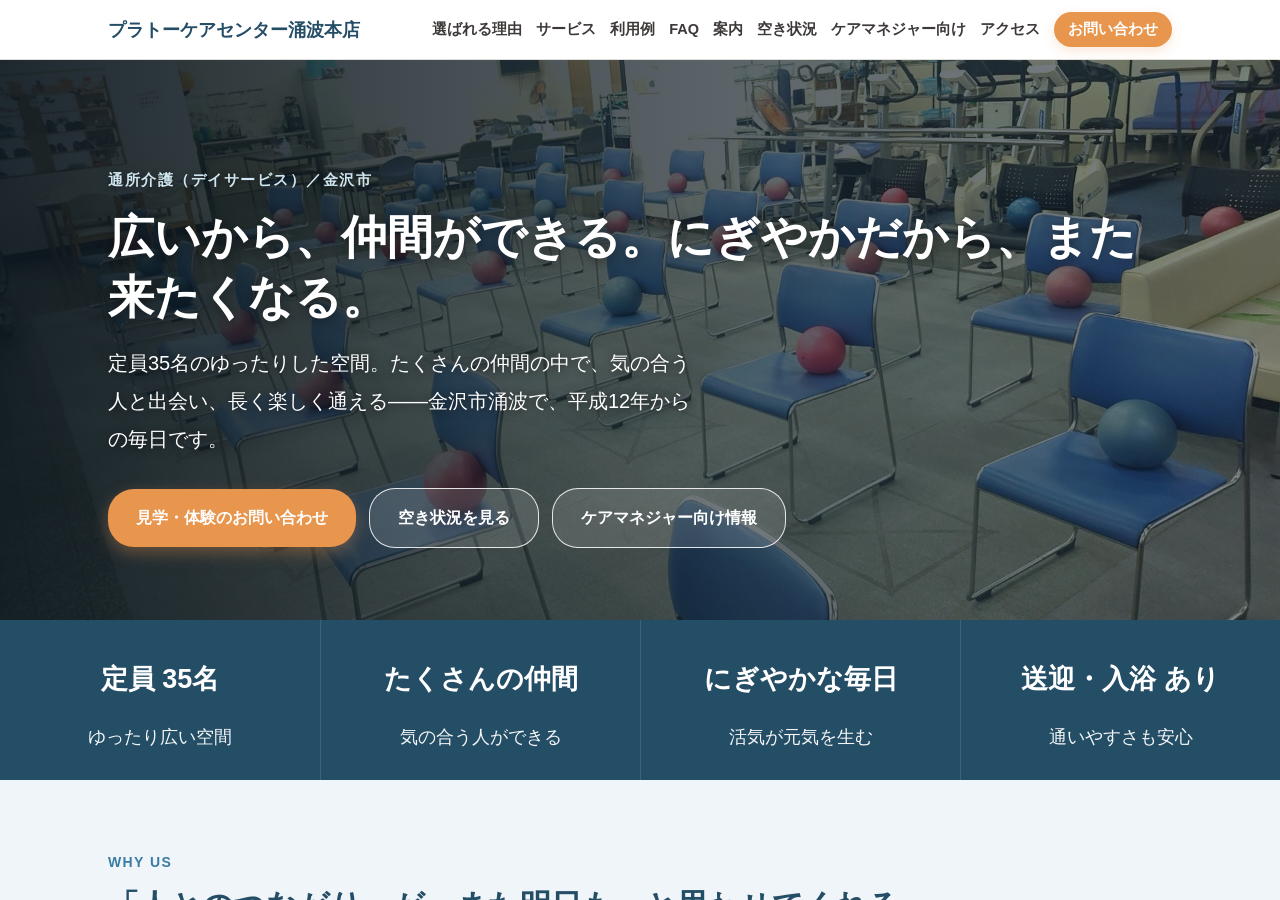
<file: index.html>
<!DOCTYPE html><html lang="ja"><meta charset="utf-8">
<meta http-equiv="refresh" content="0; url=見本_事業所HP.html">
<body style="font-family:sans-serif;text-align:center;padding:40px">
<p>ページに移動します…</p>
<p><a href="見本_事業所HP.html">開かない場合はこちら</a></p>
</body></html>
</file>
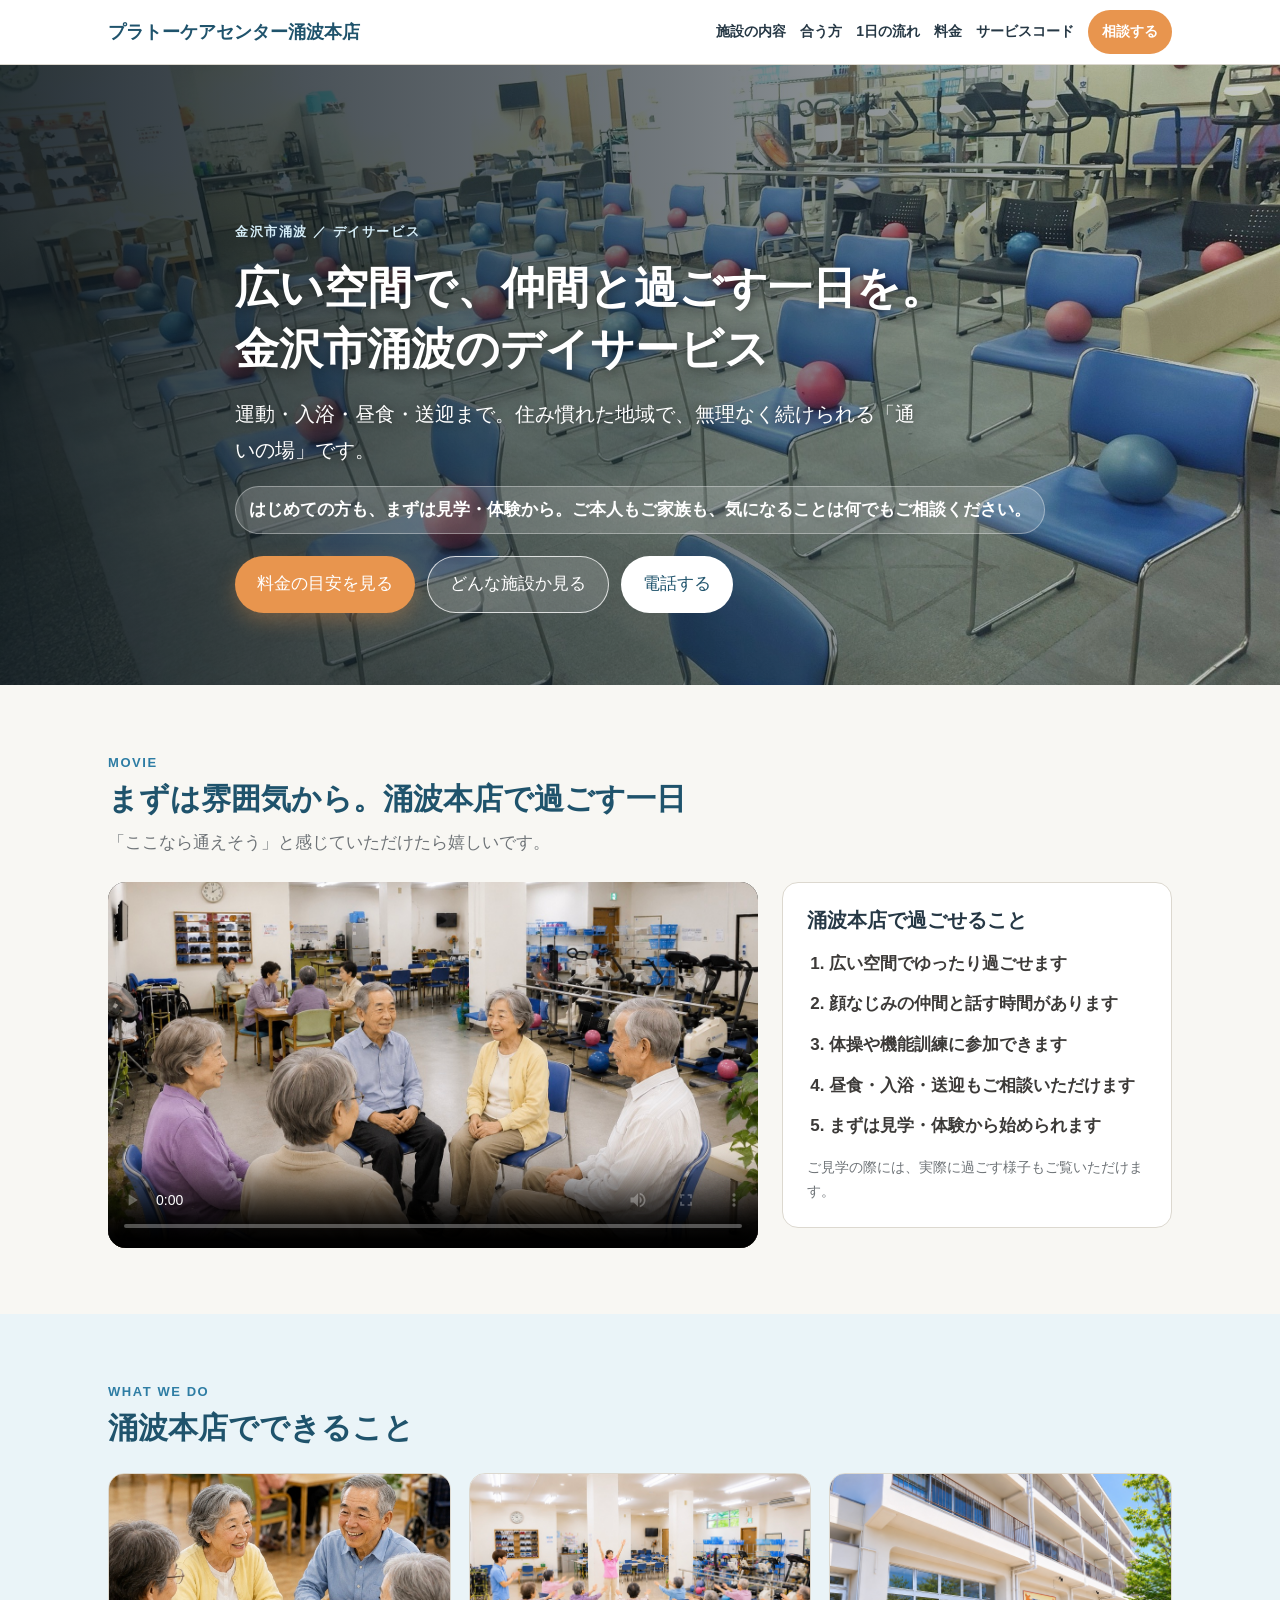
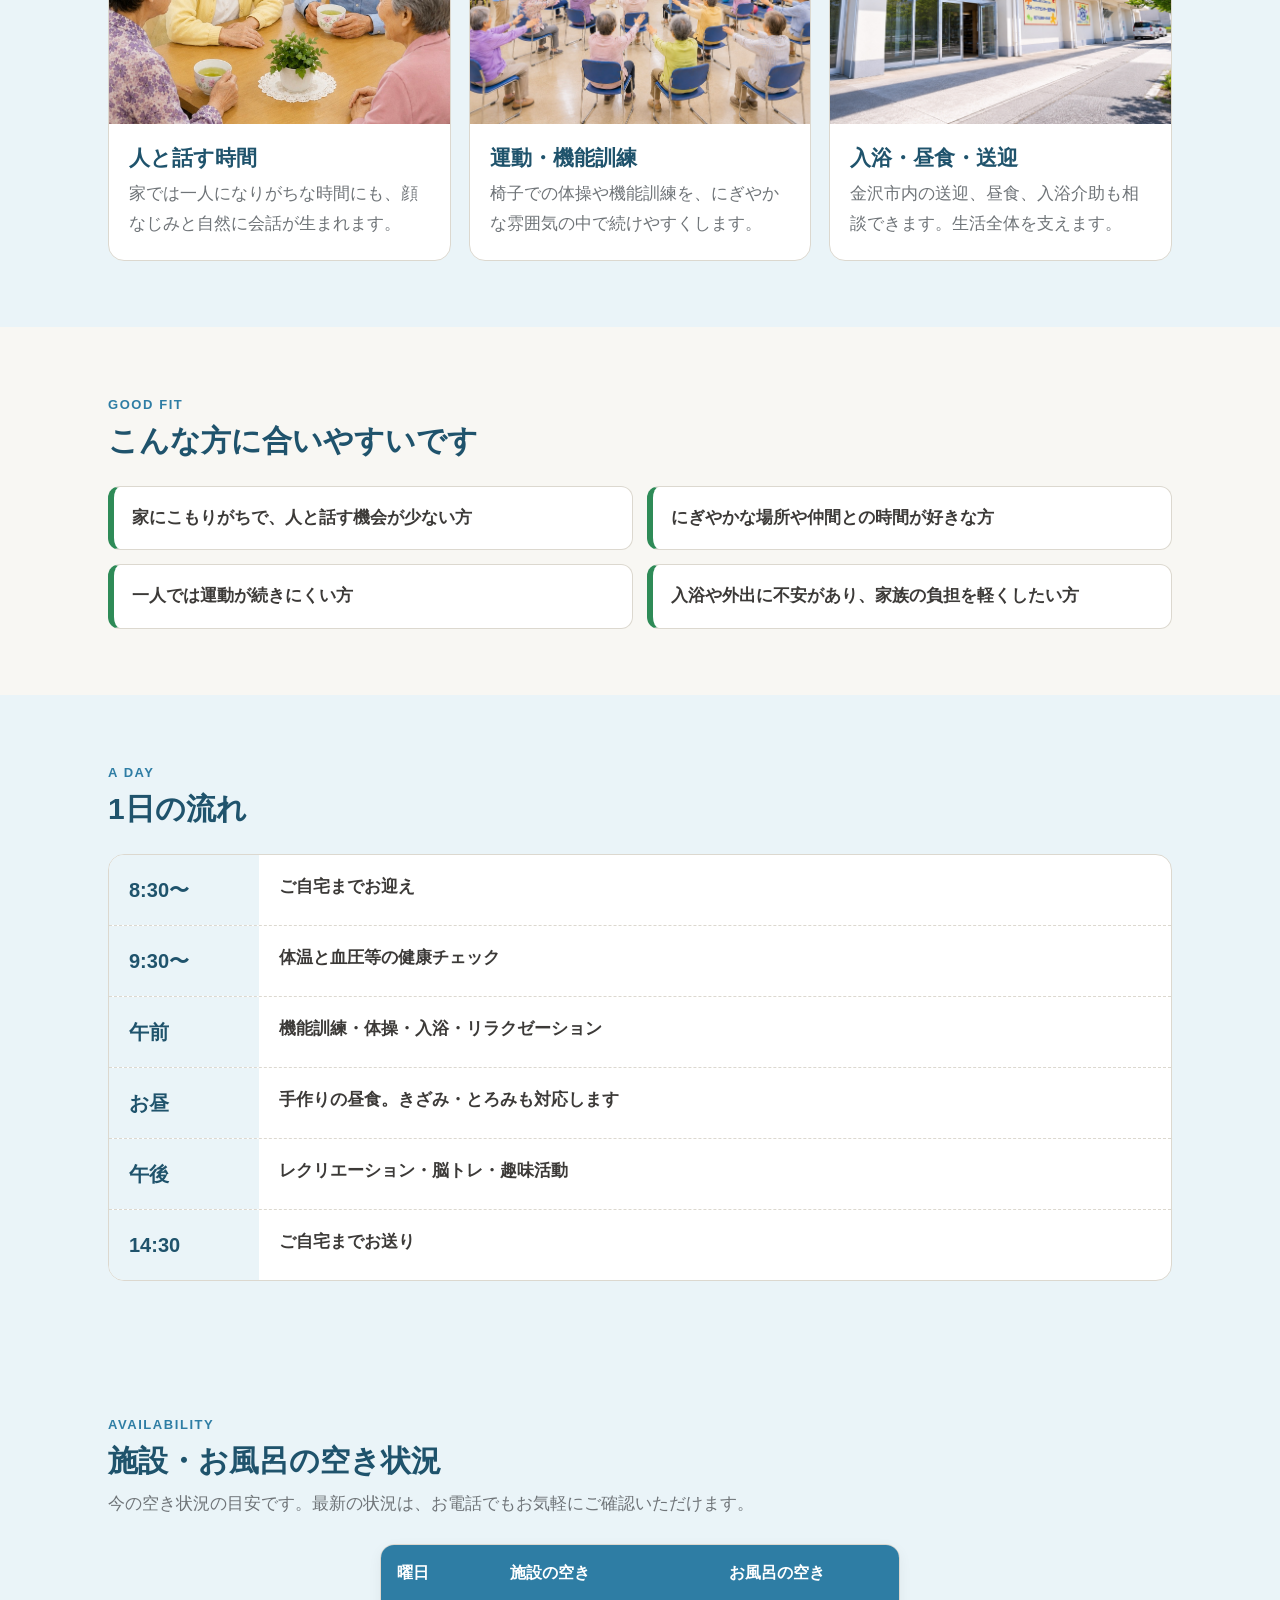
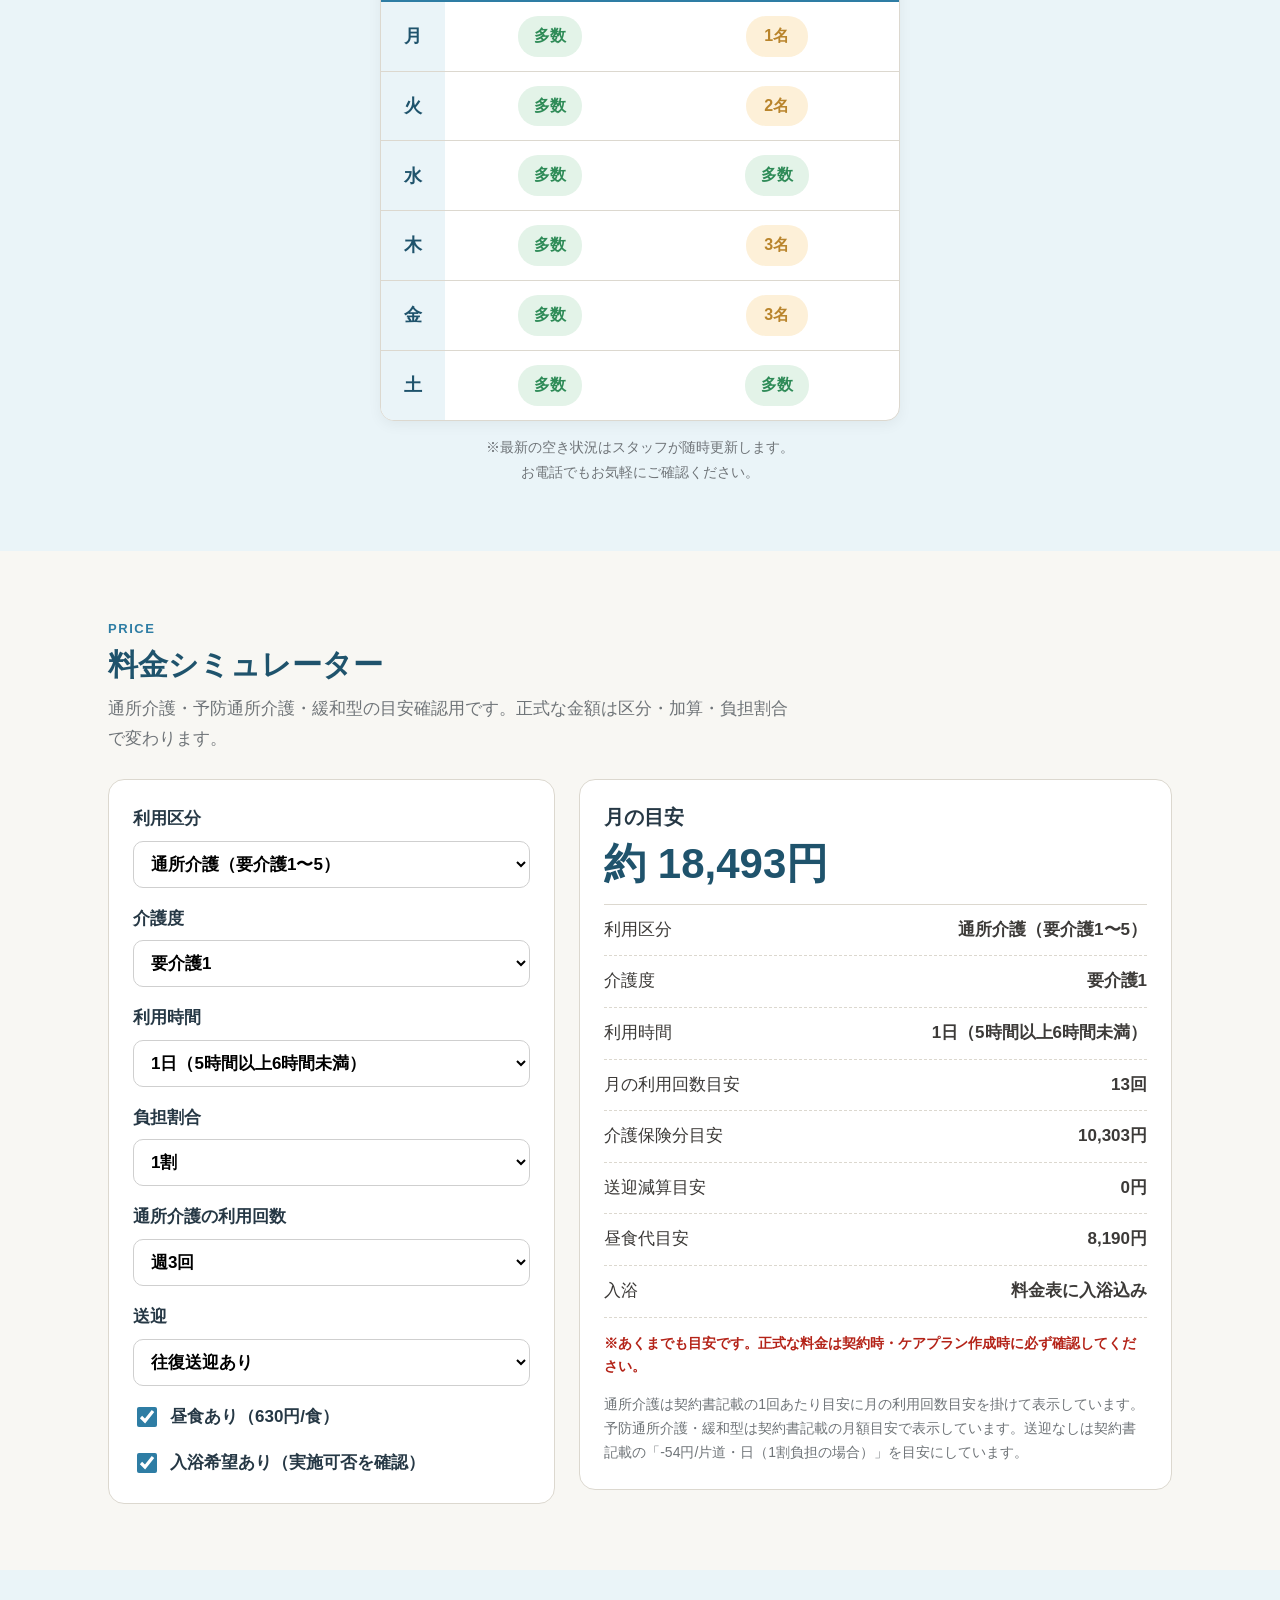
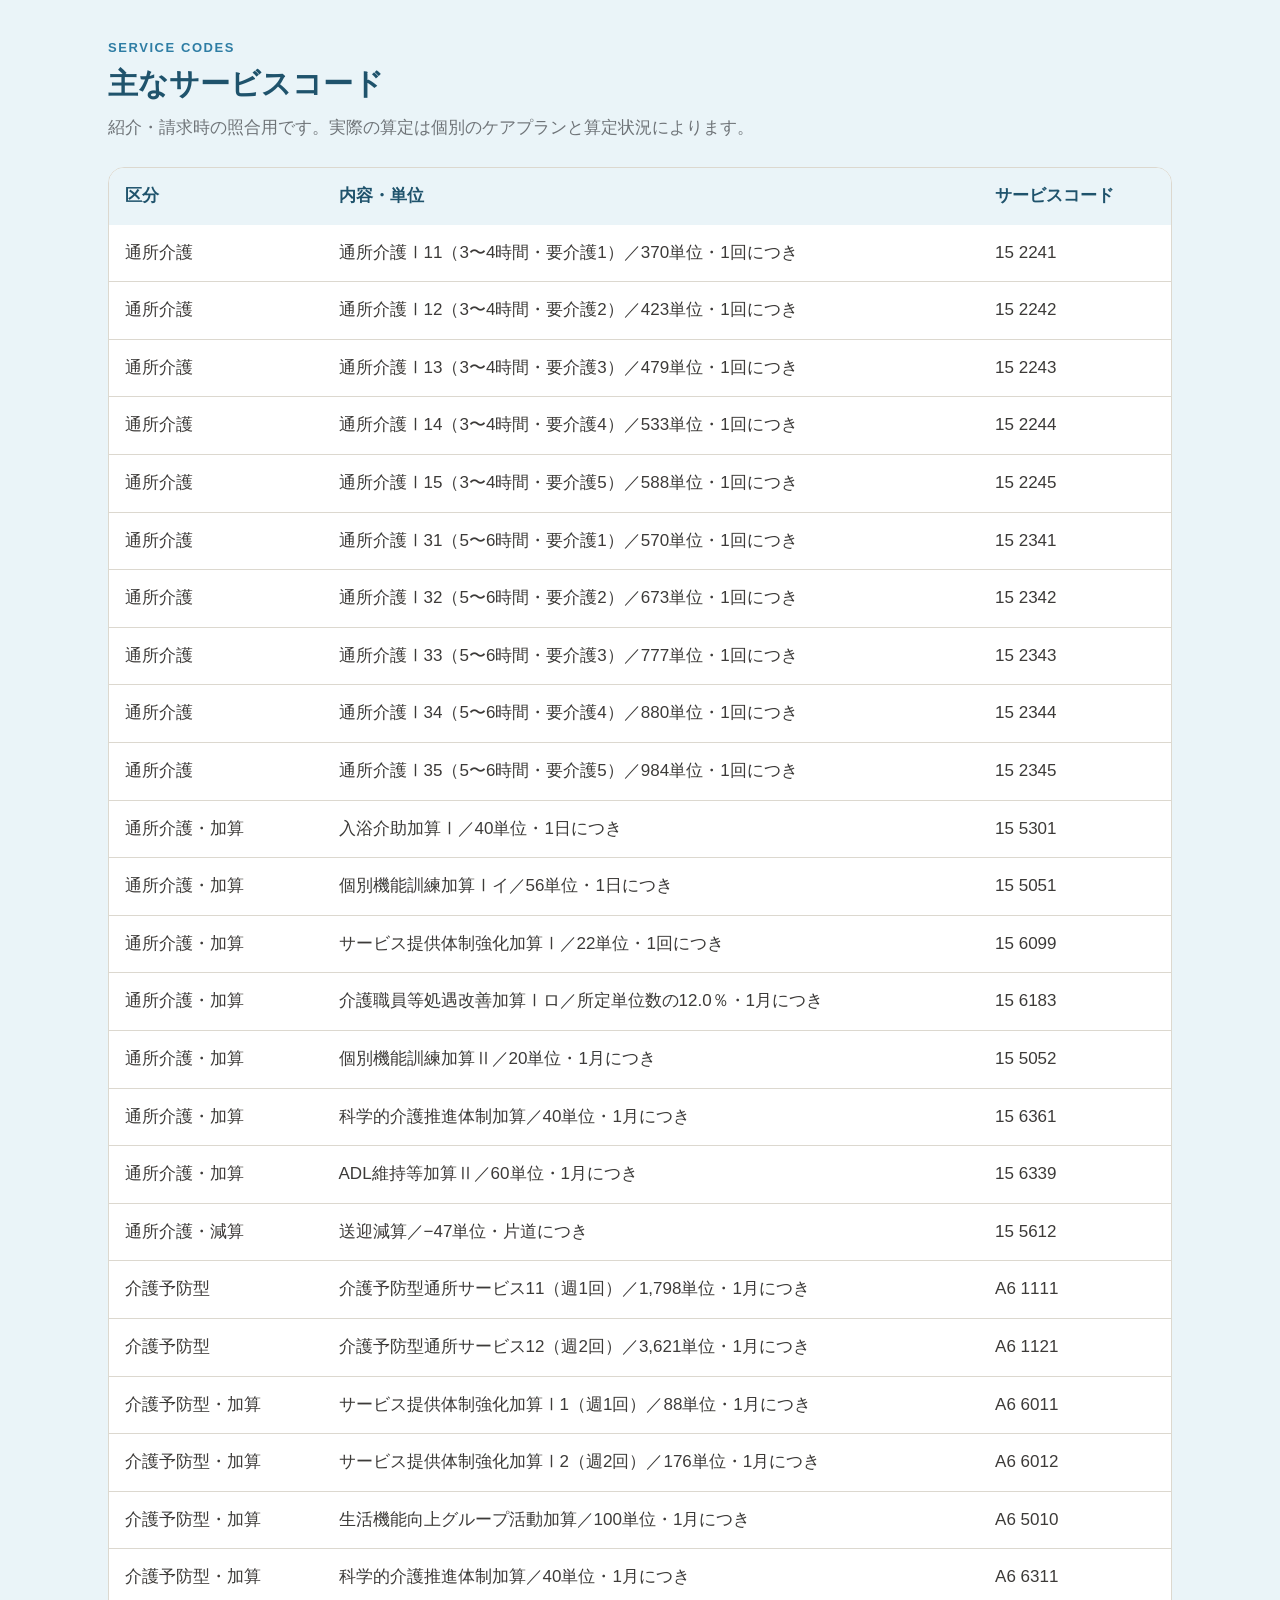
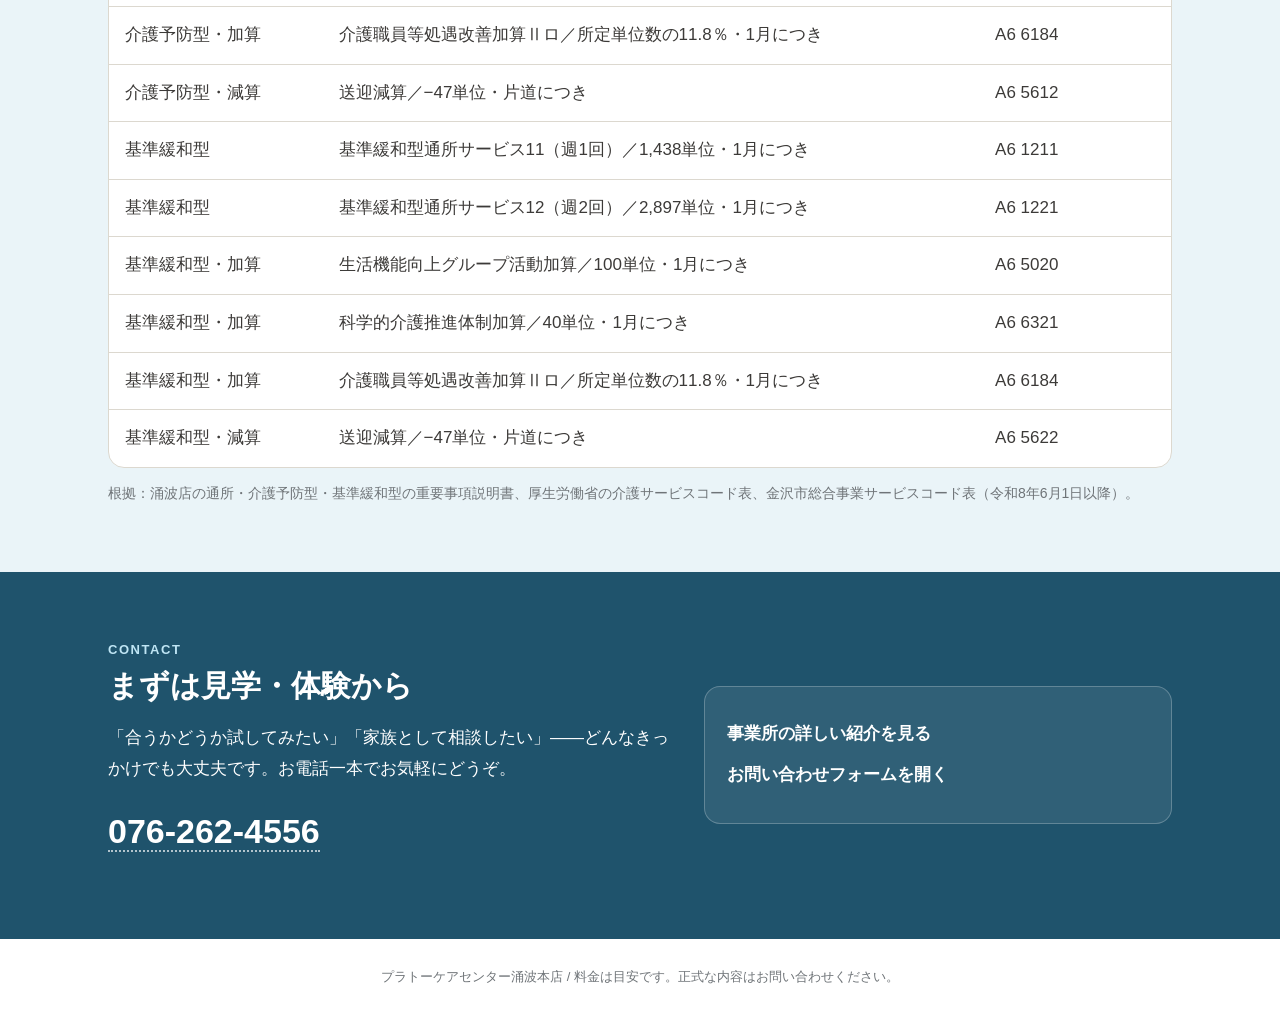
<file: wakunami-caremanager.html>
<!DOCTYPE html>
<html lang="ja">
<head>
<meta charset="UTF-8">
<meta name="viewport" content="width=device-width,initial-scale=1">
<title>ご利用案内｜プラトーケアセンター涌波本店</title>
<style>
  :root{
    --brand:#2E7DA4;
    --brand-dark:#1F536C;
    --ink:#263845;
    --text:#3c3a38;
    --sub:#6f7478;
    --bg:#F8F7F3;
    --panel:#FFFFFF;
    --soft:#EAF4F8;
    --line:#DCD8CF;
    --accent:#E8954E;
    --ok:#2E8B57;
  }
  *{box-sizing:border-box;}
  html{scroll-behavior:smooth;}
  body{margin:0;background:var(--bg);color:var(--text);font-family:"Noto Sans JP","Hiragino Sans",sans-serif;line-height:1.8;font-size:17px;-webkit-font-smoothing:antialiased;}
  img{display:block;width:100%;height:100%;object-fit:cover;}
  a{color:var(--brand);}
  .inner{max-width:1120px;margin:0 auto;padding:0 28px;}
  .nav{position:sticky;top:0;z-index:10;background:rgba(255,255,255,.96);border-bottom:1px solid var(--line);}
  .nav .inner{min-height:64px;display:flex;align-items:center;justify-content:space-between;gap:20px;}
  .brand{font-weight:800;color:var(--brand-dark);font-size:18px;line-height:1.35;}
  .navlinks{display:flex;align-items:center;gap:14px;white-space:nowrap;}
  .navlinks a{text-decoration:none;color:var(--ink);font-weight:800;font-size:14px;}
  .navlinks .cta{background:var(--accent);color:#fff;border-radius:999px;padding:9px 14px;}
  .mobile-actions{display:none;}
  .hero{position:relative;min-height:620px;background:url("images/wakunami-hero.jpg") center/cover no-repeat;display:flex;align-items:flex-end;}
  .hero::before{content:"";position:absolute;inset:0;background:linear-gradient(90deg,rgba(11,22,30,.88),rgba(11,22,30,.58) 52%,rgba(11,22,30,.22));}
  .hero .inner{position:relative;color:#fff;padding-top:80px;padding-bottom:72px;}
  .kicker{letter-spacing:.12em;font-size:13px;font-weight:900;color:#D6EEF8;}
  h1,h2,h3{margin:0;color:var(--ink);line-height:1.38;}
  .hero h1{color:#fff;font-size:44px;font-weight:900;max-width:760px;margin:12px 0 16px;text-shadow:0 2px 12px rgba(0,0,0,.5);}
  .hero p{font-size:20px;max-width:690px;margin:0 0 18px;text-shadow:0 1px 8px rgba(0,0,0,.45);}
  .use-case{display:inline-flex;align-items:center;gap:8px;background:rgba(255,255,255,.16);border:1px solid rgba(255,255,255,.35);border-radius:999px;padding:8px 13px;margin:0 0 22px;color:#fff;font-weight:900;}
  .actions{display:flex;flex-wrap:wrap;gap:12px;}
  .btn{display:inline-flex;align-items:center;justify-content:center;min-height:48px;padding:12px 22px;border-radius:999px;text-decoration:none;font-weight:900;border:0;cursor:pointer;font:inherit;}
  .btn-primary{background:var(--accent);color:#fff;box-shadow:0 8px 20px rgba(232,149,78,.32);}
  .btn-light{background:rgba(255,255,255,.16);color:#fff;border:1px solid rgba(255,255,255,.78);}
  .btn-call{background:#fff;color:var(--brand-dark);}
  section{padding:66px 0;}
  .section-head{display:flex;align-items:flex-end;justify-content:space-between;gap:18px;margin-bottom:24px;}
  .section-head p{margin:8px 0 0;color:var(--sub);max-width:680px;}
  .eyebrow{display:block;color:var(--brand);letter-spacing:.12em;font-size:13px;font-weight:900;margin-bottom:4px;}
  .h2{font-size:30px;color:var(--brand-dark);}
  .video-panel{display:grid;grid-template-columns:1.25fr .75fr;gap:24px;align-items:stretch;}
  .video-box{position:relative;aspect-ratio:16/9;align-self:start;border-radius:18px;overflow:hidden;background:#111;}
  .video-box::after{content:"";position:absolute;inset:0;background:linear-gradient(0deg,rgba(0,0,0,.62),rgba(0,0,0,.05) 55%);}
  .video-el{position:relative;z-index:3;display:block;width:100%;height:100%;object-fit:cover;background:#111;}
  .play{position:absolute;left:32px;bottom:32px;z-index:2;display:flex;align-items:center;gap:14px;color:#fff;font-weight:900;font-size:21px;}
  .play .circle{width:62px;height:62px;border-radius:50%;background:#fff;color:var(--brand-dark);display:grid;place-items:center;font-size:28px;box-shadow:0 8px 22px rgba(0,0,0,.28);}
  .story{background:var(--panel);border:1px solid var(--line);border-radius:16px;padding:24px;align-self:start;}
  .story ol{margin:14px 0 0;padding-left:1.3em;}
  .story li{margin:10px 0;font-weight:700;}
  .image-grid{display:grid;grid-template-columns:repeat(3,1fr);gap:18px;}
  .image-card{background:var(--panel);border:1px solid var(--line);border-radius:16px;overflow:hidden;}
  .image-card .pic{height:250px;background:#e8e4dc;}
  .image-card .body{padding:20px;}
  .image-card h3{font-size:21px;color:var(--brand-dark);margin-bottom:6px;}
  .image-card p{margin:0;color:var(--sub);}
  .fit-grid{display:grid;grid-template-columns:repeat(2,1fr);gap:14px;}
  .fit-item{background:#fff;border:1px solid var(--line);border-left:6px solid var(--ok);border-radius:12px;padding:16px 18px;font-weight:800;}
  .timeline{display:grid;gap:0;background:#fff;border:1px solid var(--line);border-radius:16px;overflow:hidden;}
  .time-row{display:grid;grid-template-columns:150px 1fr;border-bottom:1px dashed var(--line);}
  .time-row:last-child{border-bottom:0;}
  .time-row b{background:var(--soft);color:var(--brand-dark);padding:17px 20px;font-size:20px;}
  .time-row span{padding:17px 20px;font-weight:700;}
  .sim-wrap{display:grid;grid-template-columns:.86fr 1.14fr;gap:24px;align-items:start;}
  .sim-form,.sim-result{background:#fff;border:1px solid var(--line);border-radius:16px;padding:24px;}
  .form-grid{display:grid;gap:16px;}
  label{font-weight:900;color:var(--ink);}
  select,input[type="checkbox"]{font:inherit;}
  select{width:100%;margin-top:6px;border:1px solid #cfcfcf;border-radius:10px;background:#fff;padding:12px 13px;}
  .check{display:flex;align-items:center;gap:10px;font-weight:800;}
  .check input{width:20px;height:20px;accent-color:var(--brand);}
  .is-hidden{display:none!important;}
  .total{font-size:42px;font-weight:900;color:var(--brand-dark);line-height:1.2;margin:8px 0;}
  .breakdown{margin:14px 0 0;padding:0;list-style:none;border-top:1px solid var(--line);}
  .breakdown li{display:flex;justify-content:space-between;gap:18px;padding:10px 0;border-bottom:1px dashed var(--line);}
  .note{font-size:14px;color:var(--sub);line-height:1.7;margin:14px 0 0;}
  .note-danger{color:#b42318;font-weight:900;}
  .contact-band{background:var(--brand-dark);color:#fff;}
  .contact-band h2{color:#fff;}
  .contact-grid{display:grid;grid-template-columns:1.1fr .9fr;gap:24px;align-items:center;}
  .phone{font-size:34px;font-weight:900;margin:10px 0;}
  .phone a{color:#fff;text-decoration:none;border-bottom:2px dotted rgba(255,255,255,.65);}
  .links-box{background:rgba(255,255,255,.08);border:1px solid rgba(255,255,255,.24);border-radius:16px;padding:22px;}
  .links-box a{display:block;color:#fff;font-weight:900;text-decoration:none;margin:10px 0;}
  .akitbl-wrap{max-width:520px;margin:0 auto;}
  .akitbl{width:100%;border-collapse:separate;border-spacing:0;background:#fff;border:1px solid var(--line);border-radius:14px;overflow:hidden;box-shadow:0 4px 14px rgba(0,0,0,.05);}
  .akitbl th,.akitbl td{padding:14px 8px;text-align:center;border-bottom:1px solid var(--line);}
  .akitbl thead th{background:var(--brand);color:#fff;font-size:16px;font-weight:800;}
  .akitbl tbody th{background:var(--soft);width:64px;color:var(--brand-dark);font-weight:800;font-size:18px;}
	  .akitbl tr:last-child th,.akitbl tr:last-child td{border-bottom:0;}
	  .code-table-wrap{overflow-x:auto;background:#fff;border:1px solid var(--line);border-radius:16px;}
	  .code-table{width:100%;min-width:680px;border-collapse:collapse;}
	  .code-table th,.code-table td{padding:13px 16px;border-bottom:1px solid var(--line);text-align:left;vertical-align:top;}
	  .code-table th{background:var(--soft);color:var(--brand-dark);}
	  .code-table tr:last-child th,.code-table tr:last-child td{border-bottom:0;}
  .lvl{display:inline-block;min-width:62px;padding:6px 16px;border-radius:20px;font-weight:800;font-size:16px;}
  .lvl.ok{background:#e3f3e8;color:#2E8B57;}
  .lvl.few{background:#fdf0d8;color:#b9842b;}
  .lvl.no{background:#f3eeea;color:#8a8a8a;}
  .aki-note{max-width:520px;margin:14px auto 0;font-size:14px;color:var(--sub);text-align:center;}
  .aki-note span{display:inline-block;}
  footer{padding:26px 0;color:var(--sub);font-size:13px;text-align:center;background:#fff;}
  @media(max-width:980px){
    .navlinks{display:none;}
    .hero{min-height:560px;}
    .hero h1{font-size:34px;}
    .video-panel,.sim-wrap,.contact-grid{grid-template-columns:1fr;}
    .image-grid{grid-template-columns:1fr;}
  }
  @media(max-width:640px){
	    body{font-size:18px;padding-bottom:76px;}
    .inner{padding:0 20px;}
    section{padding:46px 0;}
    .brand{font-size:16px;}
    .hero{min-height:520px;}
    .hero .inner{padding-top:58px;padding-bottom:48px;}
	    .hero h1{font-size:29px;text-wrap:balance;word-break:auto-phrase;overflow-wrap:normal;}
	    .h2{text-wrap:balance;word-break:auto-phrase;overflow-wrap:normal;}
	    .hero p{font-size:17px;}
	    #codes{scroll-margin-top:80px;}
	    .code-table-wrap{overflow:visible;border:0;background:transparent;}
	    .code-table{min-width:0;}
	    .code-table,.code-table tbody,.code-table tr,.code-table td{display:block;width:100%;}
	    .code-table thead{display:none;}
	    .code-table tr{margin-bottom:12px;overflow:hidden;border:1px solid var(--line);border-radius:12px;background:#fff;}
	    .code-table td{display:grid;grid-template-columns:128px minmax(0,1fr);gap:12px;padding:12px 14px;border-bottom:1px solid var(--line);}
	    .code-table td::before{color:var(--brand-dark);font-weight:900;white-space:nowrap;}
	    .code-table td:nth-child(1)::before{content:"区分";}
	    .code-table td:nth-child(2)::before{content:"内容";}
	    .code-table td:nth-child(3)::before{content:"サービスコード";}
	    .code-table tr:last-child td:not(:last-child){border-bottom:1px solid var(--line);}
    .use-case{font-size:14px;line-height:1.5;border-radius:12px;align-items:flex-start;}
    .actions .btn{width:100%;margin:0;}
    .h2{font-size:25px;}
    .fit-grid{grid-template-columns:1fr;}
    .time-row{grid-template-columns:96px 1fr;}
    .time-row b{font-size:17px;padding:14px 12px;}
    .time-row span{padding:14px 14px;}
    .total{font-size:34px;}
    .akitbl th,.akitbl td{padding:11px 4px;}
    .akitbl thead th{font-size:13px;}
    .akitbl tbody th{width:44px;font-size:16px;}
    .lvl{min-width:auto;padding:5px 12px;font-size:14px;}
    .mobile-actions{position:fixed;left:0;right:0;bottom:0;z-index:30;display:grid;grid-template-columns:repeat(3,1fr);gap:8px;background:rgba(255,255,255,.96);border-top:1px solid var(--line);padding:10px 12px calc(10px + env(safe-area-inset-bottom));box-shadow:0 -8px 24px rgba(0,0,0,.12);}
    .mobile-actions a{display:flex;align-items:center;justify-content:center;min-height:46px;border-radius:12px;background:var(--brand-dark);color:#fff;text-decoration:none;font-size:14px;font-weight:900;}
    .mobile-actions a:last-child{background:var(--accent);}
  }
</style>
<link rel="stylesheet" href="mobile-review.css">
</head>
<body class="pds-call-page">
<nav class="nav">
  <div class="inner">
    <div class="brand">プラトーケアセンター涌波本店</div>
    <div class="navlinks">
      <a href="#what">施設の内容</a>
      <a href="#fit">合う方</a>
      <a href="#day">1日の流れ</a>
      <a href="#price">料金</a>
      <a href="#codes">サービスコード</a>
      <a class="cta" href="#contact">相談する</a>
    </div>
  </div>
</nav>
<div class="mobile-actions" aria-label="メニュー">
  <a href="#what">内容</a>
  <a href="#price">料金</a>
  <a href="#contact">相談</a>
</div>

<header class="hero">
  <div class="inner">
    <span class="kicker">金沢市涌波 ／ デイサービス</span>
    <h1>広い空間で、仲間と過ごす一日を。<br>金沢市涌波のデイサービス</h1>
    <p>運動・入浴・昼食・送迎まで。住み慣れた地域で、無理なく続けられる「通いの場」です。</p>
    <div class="use-case">はじめての方も、まずは見学・体験から。ご本人もご家族も、気になることは何でもご相談ください。</div>
    <div class="actions">
      <a class="btn btn-primary" href="#price">料金の目安を見る</a>
      <a class="btn btn-light" href="#what">どんな施設か見る</a>
      <a class="btn btn-call" href="tel:0762624556">電話する</a>
    </div>
  </div>
</header>

<main>
  <section id="movie">
    <div class="inner">
      <div class="section-head">
        <div>
          <span class="eyebrow">MOVIE</span>
          <h2 class="h2">まずは雰囲気から。涌波本店で過ごす一日</h2>
          <p>「ここなら通えそう」と感じていただけたら嬉しいです。</p>
        </div>
      </div>
      <div class="video-panel">
        <div class="video-box">
          <video class="video-el" controls preload="metadata" playsinline poster="images/voice-place.jpg">
            <source src="images/wakunami-day-movie.mp4" type="video/mp4">
            お使いの環境では動画を再生できません。
          </video>
        </div>
        <div class="story">
          <h3>涌波本店で過ごせること</h3>
          <ol>
            <li>広い空間でゆったり過ごせます</li>
            <li>顔なじみの仲間と話す時間があります</li>
            <li>体操や機能訓練に参加できます</li>
            <li>昼食・入浴・送迎もご相談いただけます</li>
            <li>まずは見学・体験から始められます</li>
          </ol>
          <p class="note">ご見学の際には、実際に過ごす様子もご覧いただけます。</p>
        </div>
      </div>
    </div>
  </section>

  <section id="what" style="background:var(--soft);">
    <div class="inner">
      <div class="section-head">
        <div>
          <span class="eyebrow">WHAT WE DO</span>
          <h2 class="h2">涌波本店でできること</h2>
        </div>
      </div>
      <div class="image-grid">
        <article class="image-card">
          <div class="pic"><img src="images/voice-talk.jpg" alt="お茶を飲みながら談笑する利用イメージ"></div>
          <div class="body">
            <h3>人と話す時間</h3>
            <p>家では一人になりがちな時間にも、顔なじみと自然に会話が生まれます。</p>
          </div>
        </article>
        <article class="image-card">
          <div class="pic"><img src="images/voice-exercise.jpg" alt="椅子に座って体操する利用イメージ"></div>
          <div class="body">
            <h3>運動・機能訓練</h3>
            <p>椅子での体操や機能訓練を、にぎやかな雰囲気の中で続けやすくします。</p>
          </div>
        </article>
        <article class="image-card">
          <div class="pic"><img src="images/wakunami-exterior-bright.jpg" alt="建物外観"></div>
          <div class="body">
            <h3>入浴・昼食・送迎</h3>
            <p>金沢市内の送迎、昼食、入浴介助も相談できます。生活全体を支えます。</p>
          </div>
        </article>
      </div>
    </div>
  </section>

  <section id="fit">
    <div class="inner">
      <div class="section-head">
        <div>
          <span class="eyebrow">GOOD FIT</span>
          <h2 class="h2">こんな方に合いやすいです</h2>
        </div>
      </div>
      <div class="fit-grid">
        <div class="fit-item">家にこもりがちで、人と話す機会が少ない方</div>
        <div class="fit-item">にぎやかな場所や仲間との時間が好きな方</div>
        <div class="fit-item">一人では運動が続きにくい方</div>
        <div class="fit-item">入浴や外出に不安があり、家族の負担を軽くしたい方</div>
      </div>
    </div>
  </section>

  <section id="day" style="background:var(--soft);">
    <div class="inner">
      <div class="section-head">
        <div>
          <span class="eyebrow">A DAY</span>
          <h2 class="h2">1日の流れ</h2>
        </div>
      </div>
      <div class="timeline">
        <div class="time-row"><b>8:30〜</b><span>ご自宅までお迎え</span></div>
        <div class="time-row"><b>9:30〜</b><span>体温と血圧等の健康チェック</span></div>
        <div class="time-row"><b>午前</b><span>機能訓練・体操・入浴・リラクゼーション</span></div>
        <div class="time-row"><b>お昼</b><span>手作りの昼食。きざみ・とろみも対応します</span></div>
        <div class="time-row"><b>午後</b><span>レクリエーション・脳トレ・趣味活動</span></div>
        <div class="time-row"><b>14:30</b><span>ご自宅までお送り</span></div>
      </div>
    </div>
  </section>

  <section id="aki" style="background:var(--soft);">
    <div class="inner">
      <div class="section-head">
        <div>
          <span class="eyebrow">AVAILABILITY</span>
          <h2 class="h2">施設・お風呂の空き状況</h2>
          <p>今の空き状況の目安です。最新の状況は、お電話でもお気軽にご確認いただけます。</p>
        </div>
      </div>
      <div class="akitbl-wrap">
        <table class="akitbl">
          <thead><tr><th>曜日</th><th>施設の空き</th><th>お風呂の空き</th></tr></thead>
          <tbody>
            <tr><th>月</th><td><span class="lvl ok">多数</span></td><td><span class="lvl few">1名</span></td></tr>
            <tr><th>火</th><td><span class="lvl ok">多数</span></td><td><span class="lvl few">2名</span></td></tr>
            <tr><th>水</th><td><span class="lvl ok">多数</span></td><td><span class="lvl ok">多数</span></td></tr>
            <tr><th>木</th><td><span class="lvl ok">多数</span></td><td><span class="lvl few">3名</span></td></tr>
            <tr><th>金</th><td><span class="lvl ok">多数</span></td><td><span class="lvl few">3名</span></td></tr>
            <tr><th>土</th><td><span class="lvl ok">多数</span></td><td><span class="lvl ok">多数</span></td></tr>
          </tbody>
        </table>
      </div>
      <p class="aki-note"><span>※最新の空き状況はスタッフが随時更新します。</span><span>お電話でもお気軽にご確認ください。</span></p>
    </div>
  </section>

	  <section id="price">
    <div class="inner">
      <div class="section-head">
        <div>
          <span class="eyebrow">PRICE</span>
          <h2 class="h2">料金シミュレーター</h2>
          <p>通所介護・予防通所介護・緩和型の目安確認用です。正式な金額は区分・加算・負担割合で変わります。</p>
        </div>
      </div>
      <div class="sim-wrap">
        <div class="sim-form">
          <div class="form-grid">
            <label>利用区分
              <select id="serviceType">
                <option value="daycare" data-kind="daycare">通所介護（要介護1〜5）</option>
                <option value="preventive1" data-kind="monthly" data-base1="2297" data-base2="4594" data-base3="6891" data-visits="4">予防通所介護（週1回程度）</option>
                <option value="preventive2" data-kind="monthly" data-base1="4464" data-base2="8928" data-base3="13391" data-visits="8">予防通所介護（週2回程度）</option>
                <option value="relief1" data-kind="monthly" data-base1="1789" data-base2="3578" data-base3="5366" data-visits="4">緩和型（週1回程度）</option>
                <option value="relief2" data-kind="monthly" data-base1="3443" data-base2="6885" data-base3="10328" data-visits="8">緩和型（週2回程度）</option>
              </select>
            </label>
            <label id="careLevelField">介護度
              <select id="careLevel">
                <option value="0">要介護1</option>
                <option value="1">要介護2</option>
                <option value="2">要介護3</option>
                <option value="3">要介護4</option>
                <option value="4">要介護5</option>
              </select>
            </label>
            <label>利用時間
              <select id="timeSlot">
                <option value="half">半日（3時間以上4時間未満）</option>
                <option value="day" selected>1日（5時間以上6時間未満）</option>
              </select>
            </label>
            <label>負担割合
              <select id="burden">
                <option value="1">1割</option>
                <option value="2">2割</option>
                <option value="3">3割</option>
              </select>
            </label>
            <label id="weeklyField">通所介護の利用回数
              <select id="weekly">
                <option value="1">週1回</option>
                <option value="2">週2回</option>
                <option value="3" selected>週3回</option>
                <option value="4">週4回</option>
                <option value="5">週5回</option>
                <option value="6">週6回</option>
              </select>
            </label>
            <label>送迎
              <select id="transport">
                <option value="0" selected>往復送迎あり</option>
                <option value="1">片道送迎なし（減算目安）</option>
                <option value="2">往復送迎なし（減算目安）</option>
              </select>
            </label>
            <label class="check"><input id="lunch" type="checkbox" checked> 昼食あり（630円/食）</label>
            <label class="check"><input id="bath" type="checkbox" checked> 入浴希望あり（実施可否を確認）</label>
          </div>
        </div>
        <div class="sim-result">
          <h3>月の目安</h3>
          <div class="total" id="totalPrice">--円</div>
          <ul class="breakdown" id="breakdown"></ul>
          <p class="note note-danger">※あくまでも目安です。正式な料金は契約時・ケアプラン作成時に必ず確認してください。</p>
          <p class="note">通所介護は契約書記載の1回あたり目安に月の利用回数目安を掛けて表示しています。予防通所介護・緩和型は契約書記載の月額目安で表示しています。送迎なしは契約書記載の「-54円/片道・日（1割負担の場合）」を目安にしています。</p>
        </div>
      </div>
    </div>
	  </section>

	  <section id="codes" style="background:var(--soft);">
	    <div class="inner">
	      <div class="section-head"><div><span class="eyebrow">SERVICE CODES</span><h2 class="h2">主なサービスコード</h2><p>紹介・請求時の照合用です。実際の算定は個別のケアプランと算定状況によります。</p></div></div>
	      <div class="code-table-wrap"><table class="code-table"><thead><tr><th>区分</th><th>内容・単位</th><th>サービスコード</th></tr></thead><tbody>
	        <tr><td>通所介護</td><td>通所介護Ⅰ11（3〜4時間・要介護1）／370単位・1回につき</td><td>15 2241</td></tr>
	        <tr><td>通所介護</td><td>通所介護Ⅰ12（3〜4時間・要介護2）／423単位・1回につき</td><td>15 2242</td></tr>
	        <tr><td>通所介護</td><td>通所介護Ⅰ13（3〜4時間・要介護3）／479単位・1回につき</td><td>15 2243</td></tr>
	        <tr><td>通所介護</td><td>通所介護Ⅰ14（3〜4時間・要介護4）／533単位・1回につき</td><td>15 2244</td></tr>
	        <tr><td>通所介護</td><td>通所介護Ⅰ15（3〜4時間・要介護5）／588単位・1回につき</td><td>15 2245</td></tr>
	        <tr><td>通所介護</td><td>通所介護Ⅰ31（5〜6時間・要介護1）／570単位・1回につき</td><td>15 2341</td></tr>
	        <tr><td>通所介護</td><td>通所介護Ⅰ32（5〜6時間・要介護2）／673単位・1回につき</td><td>15 2342</td></tr>
	        <tr><td>通所介護</td><td>通所介護Ⅰ33（5〜6時間・要介護3）／777単位・1回につき</td><td>15 2343</td></tr>
	        <tr><td>通所介護</td><td>通所介護Ⅰ34（5〜6時間・要介護4）／880単位・1回につき</td><td>15 2344</td></tr>
	        <tr><td>通所介護</td><td>通所介護Ⅰ35（5〜6時間・要介護5）／984単位・1回につき</td><td>15 2345</td></tr>
	        <tr><td>通所介護・加算</td><td>入浴介助加算Ⅰ／40単位・1日につき</td><td>15 5301</td></tr>
	        <tr><td>通所介護・加算</td><td>個別機能訓練加算Ⅰイ／56単位・1日につき</td><td>15 5051</td></tr>
	        <tr><td>通所介護・加算</td><td>サービス提供体制強化加算Ⅰ／22単位・1回につき</td><td>15 6099</td></tr>
	        <tr><td>通所介護・加算</td><td>介護職員等処遇改善加算Ⅰロ／所定単位数の12.0％・1月につき</td><td>15 6183</td></tr>
	        <tr><td>通所介護・加算</td><td>個別機能訓練加算Ⅱ／20単位・1月につき</td><td>15 5052</td></tr>
	        <tr><td>通所介護・加算</td><td>科学的介護推進体制加算／40単位・1月につき</td><td>15 6361</td></tr>
	        <tr><td>通所介護・加算</td><td>ADL維持等加算Ⅱ／60単位・1月につき</td><td>15 6339</td></tr>
	        <tr><td>通所介護・減算</td><td>送迎減算／−47単位・片道につき</td><td>15 5612</td></tr>
	        <tr><td>介護予防型</td><td>介護予防型通所サービス11（週1回）／1,798単位・1月につき</td><td>A6 1111</td></tr>
	        <tr><td>介護予防型</td><td>介護予防型通所サービス12（週2回）／3,621単位・1月につき</td><td>A6 1121</td></tr>
	        <tr><td>介護予防型・加算</td><td>サービス提供体制強化加算Ⅰ1（週1回）／88単位・1月につき</td><td>A6 6011</td></tr>
	        <tr><td>介護予防型・加算</td><td>サービス提供体制強化加算Ⅰ2（週2回）／176単位・1月につき</td><td>A6 6012</td></tr>
	        <tr><td>介護予防型・加算</td><td>生活機能向上グループ活動加算／100単位・1月につき</td><td>A6 5010</td></tr>
	        <tr><td>介護予防型・加算</td><td>科学的介護推進体制加算／40単位・1月につき</td><td>A6 6311</td></tr>
	        <tr><td>介護予防型・加算</td><td>介護職員等処遇改善加算Ⅱロ／所定単位数の11.8％・1月につき</td><td>A6 6184</td></tr>
	        <tr><td>介護予防型・減算</td><td>送迎減算／−47単位・片道につき</td><td>A6 5612</td></tr>
	        <tr><td>基準緩和型</td><td>基準緩和型通所サービス11（週1回）／1,438単位・1月につき</td><td>A6 1211</td></tr>
	        <tr><td>基準緩和型</td><td>基準緩和型通所サービス12（週2回）／2,897単位・1月につき</td><td>A6 1221</td></tr>
	        <tr><td>基準緩和型・加算</td><td>生活機能向上グループ活動加算／100単位・1月につき</td><td>A6 5020</td></tr>
	        <tr><td>基準緩和型・加算</td><td>科学的介護推進体制加算／40単位・1月につき</td><td>A6 6321</td></tr>
	        <tr><td>基準緩和型・加算</td><td>介護職員等処遇改善加算Ⅱロ／所定単位数の11.8％・1月につき</td><td>A6 6184</td></tr>
	        <tr><td>基準緩和型・減算</td><td>送迎減算／−47単位・片道につき</td><td>A6 5622</td></tr>
	      </tbody></table></div>
	      <p class="note">根拠：涌波店の通所・介護予防型・基準緩和型の重要事項説明書、厚生労働省の介護サービスコード表、金沢市総合事業サービスコード表（令和8年6月1日以降）。</p>
	    </div>
	  </section>

  <section id="contact" class="contact-band">
    <div class="inner">
      <div class="contact-grid">
        <div>
          <span class="eyebrow" style="color:#bfe5f4;">CONTACT</span>
          <h2 class="h2">まずは見学・体験から</h2>
          <p>「合うかどうか試してみたい」「家族として相談したい」——どんなきっかけでも大丈夫です。お電話一本でお気軽にどうぞ。</p>
          <div class="phone"><a href="tel:0762624556">076-262-4556</a></div>
        </div>
        <div class="links-box">
          <a href="wakunami.html">事業所の詳しい紹介を見る</a>
          <a href="見本_事業所HP.html#access">お問い合わせフォームを開く</a>
        </div>
      </div>
    </div>
  </section>
</main>

<footer>
  プラトーケアセンター涌波本店 / 料金は目安です。正式な内容はお問い合わせください。
</footer>

<script>
(function(){
  const service=document.getElementById('serviceType');
  const careLevel=document.getElementById('careLevel');
  const careLevelField=document.getElementById('careLevelField');
  const timeSlot=document.getElementById('timeSlot');
  const burden=document.getElementById('burden');
  const weekly=document.getElementById('weekly');
  const weeklyField=document.getElementById('weeklyField');
  const transport=document.getElementById('transport');
  const lunch=document.getElementById('lunch');
  const bath=document.getElementById('bath');
  const total=document.getElementById('totalPrice');
  const breakdown=document.getElementById('breakdown');
  const yen=n=>Math.round(n).toLocaleString('ja-JP')+'円';
  const daycareFees={
    half:{
      1:[509,569,633,694,757],
      2:[1018,1138,1266,1387,1513],
      3:[1527,1707,1899,2081,2270]
    },
    day:{
      1:[782,899,1016,1134,1252],
      2:[1564,1797,2032,2268,2503],
      3:[2346,2696,3048,3401,3754]
    }
  };
  const monthlyDaycareAddons={1:137,2:274,3:411};
  function calc(){
    const selected=service.options[service.selectedIndex];
    const rate=Number(burden.value);
    const isDaycare=selected.dataset.kind==='daycare';
    careLevelField.classList.toggle('is-hidden',!isDaycare);
    weeklyField.classList.toggle('is-hidden',!isDaycare);
    const visits=isDaycare?Math.round(Number(weekly.value)*4.3):Number(selected.dataset.visits);
    const baseInsurance=isDaycare?daycareFees[timeSlot.value][rate][Number(careLevel.value)]:Number(selected.dataset['base'+rate]);
    const daycareMonthlyAddon=isDaycare?monthlyDaycareAddons[rate]:0;
    const bathAdjustment=isDaycare?(timeSlot.value==='half'&&bath.checked?46*rate*visits:(timeSlot.value==='day'&&!bath.checked?-46*rate*visits:0)):0;
    const insurance=isDaycare?(baseInsurance*visits)+daycareMonthlyAddon+bathAdjustment:baseInsurance;
    const lunchFee=lunch.checked?630*visits:0;
    const transportDeduction=Number(transport.value)*54*rate*visits;
    const sum=insurance+lunchFee-transportDeduction;
    const timeText=timeSlot.options[timeSlot.selectedIndex].text;
    const bathText=isDaycare?(bathAdjustment>0?'入浴加算目安を加算':bathAdjustment<0?'入浴なしのため目安減算':'料金表に入浴込み'):bath.checked?'希望あり（料金表に別加算記載なし）':'希望なし・または要相談';
    total.textContent='約 '+yen(sum);
    breakdown.innerHTML=[
      ['利用区分',selected.text],
      ...(isDaycare?[['介護度',careLevel.options[careLevel.selectedIndex].text]]:[]),
      ['利用時間',timeText],
      ['月の利用回数目安',visits+'回'],
      ['介護保険分目安',yen(insurance)],
      ['送迎減算目安',transportDeduction?'-'+yen(transportDeduction):yen(0)],
      ['昼食代目安',yen(lunchFee)],
      ['入浴',bathText]
    ].map(([k,v])=>'<li><span>'+k+'</span><b>'+v+'</b></li>').join('');
  }
  [service,careLevel,timeSlot,burden,weekly,transport,lunch,bath].forEach(el=>el.addEventListener('change',calc));
  calc();
})();
</script>
<aside class="pds-mobile-call" aria-label="電話で相談" style="--pds-call-color:var(--brand-dark)"><a href="tel:0762624556"><span>電話で相談する</span><strong>076-262-4556</strong></a></aside>
<script src="mobile-review.js"></script>
</body>
</html>
</file>
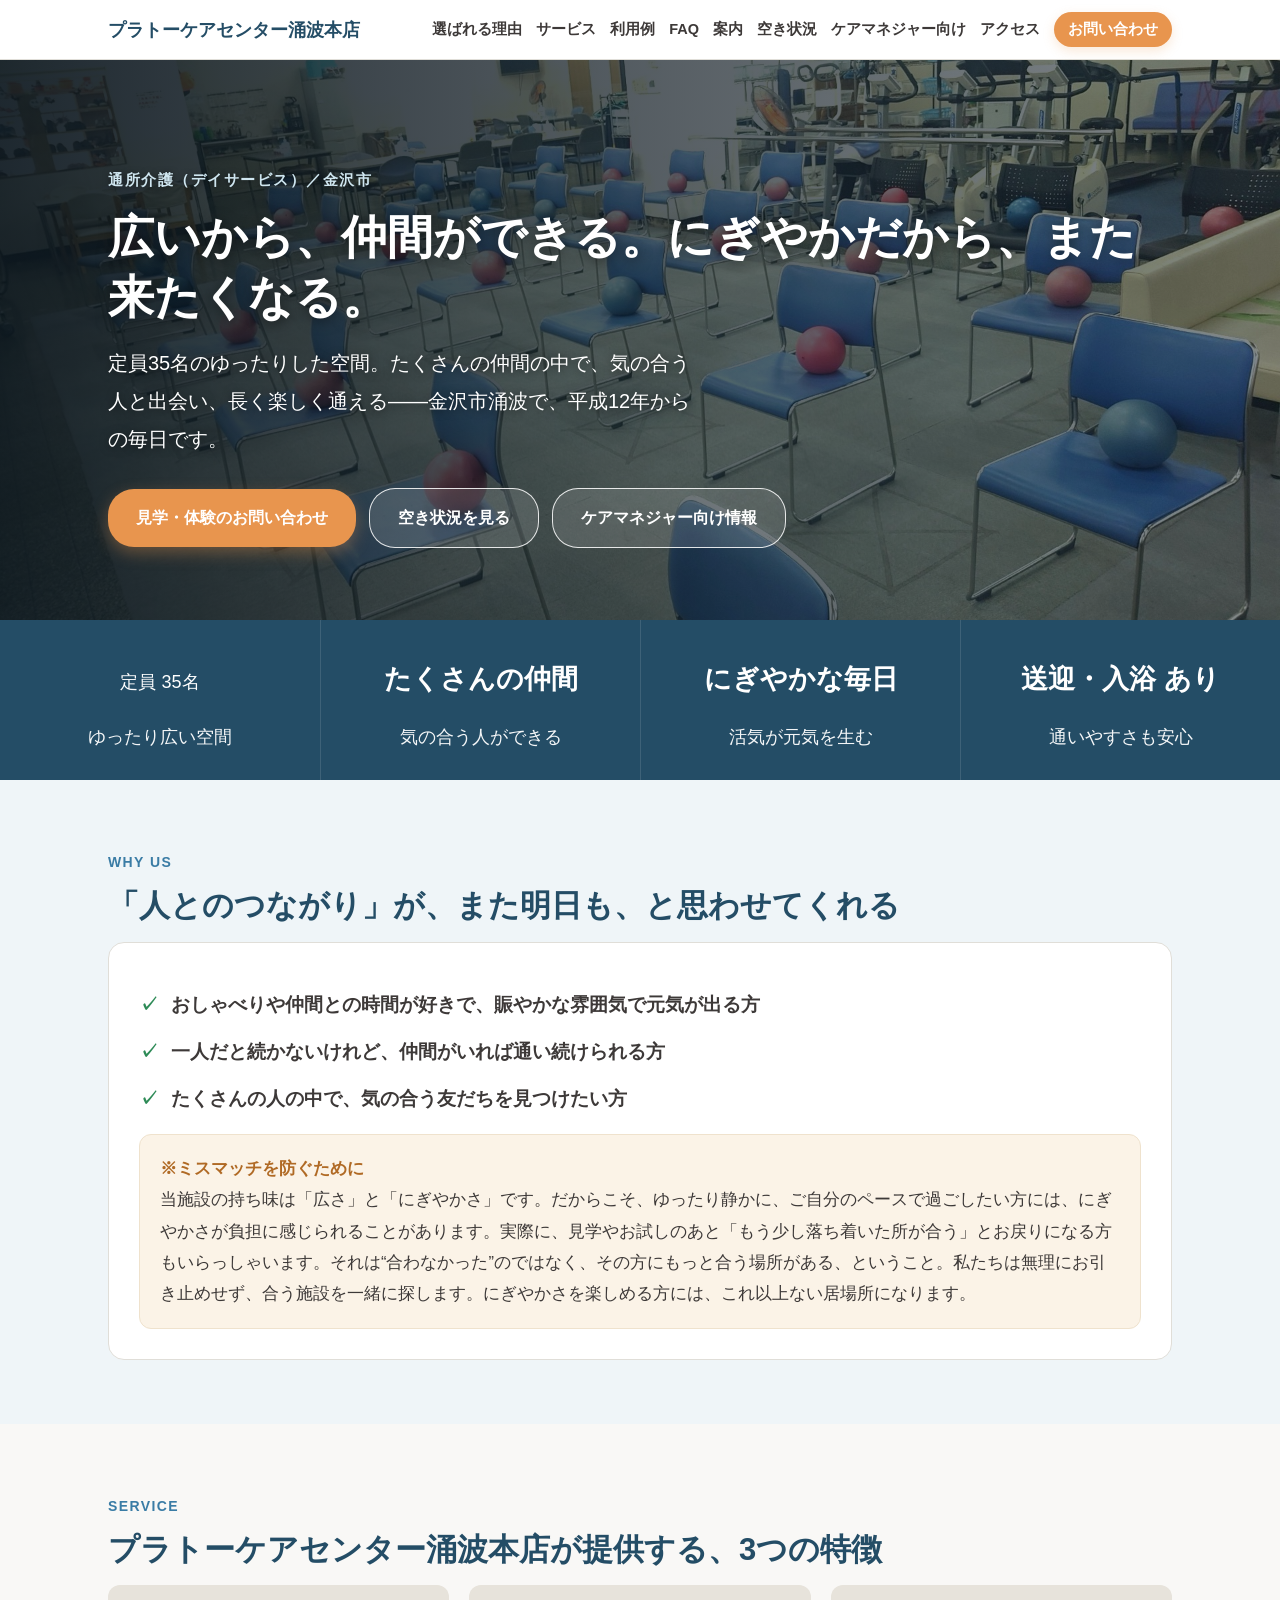
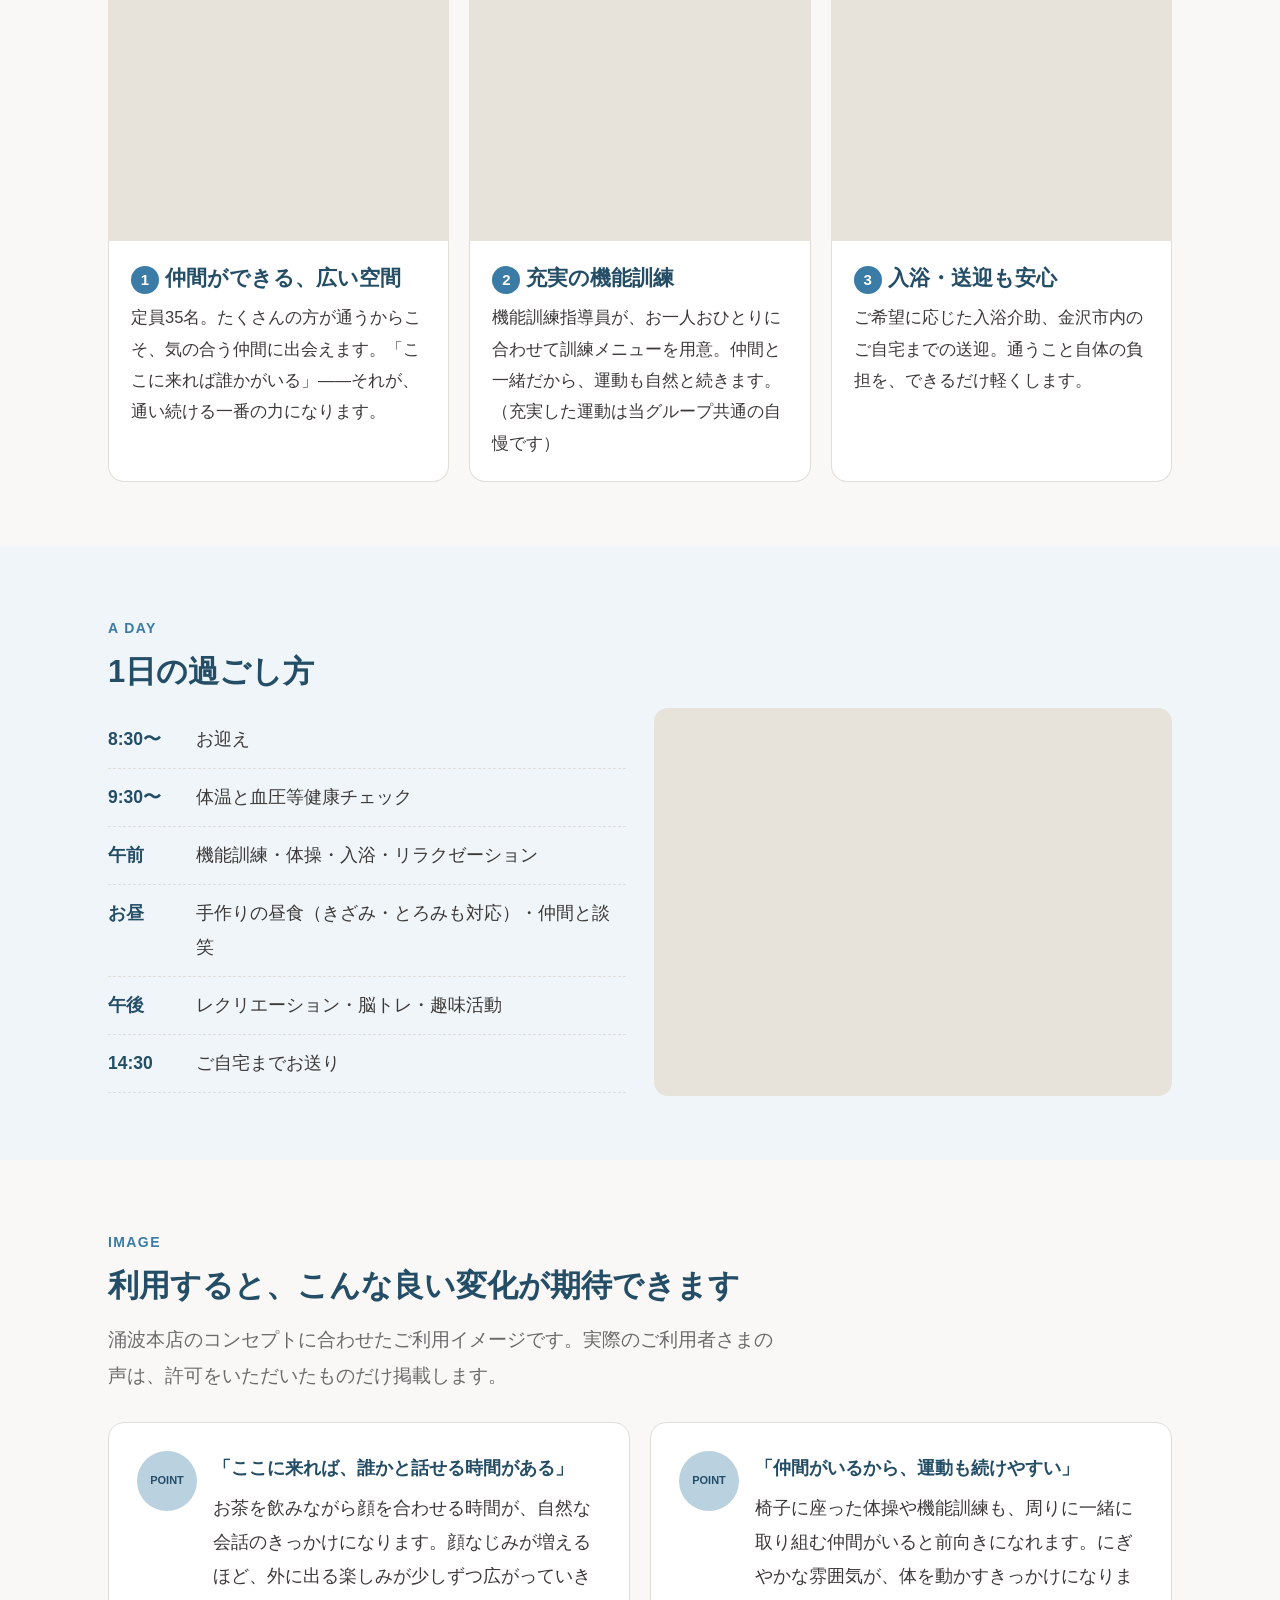
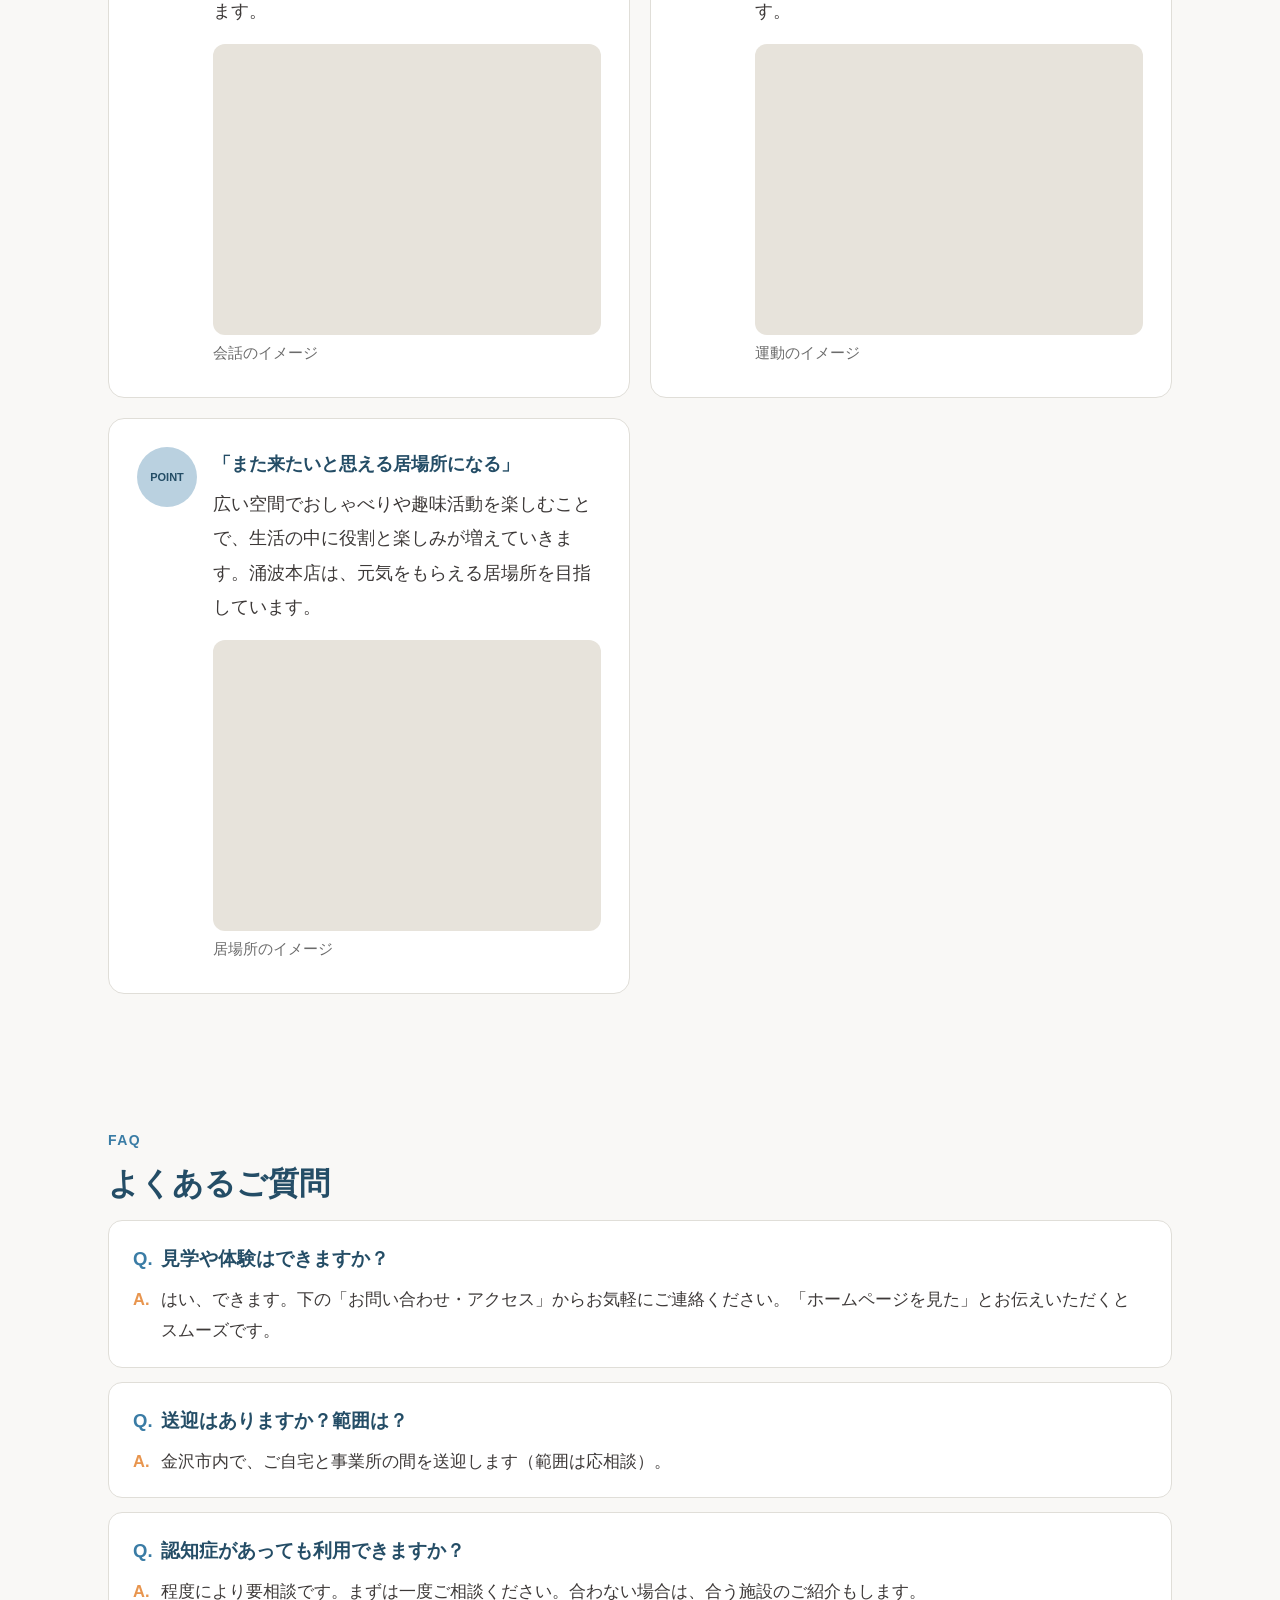
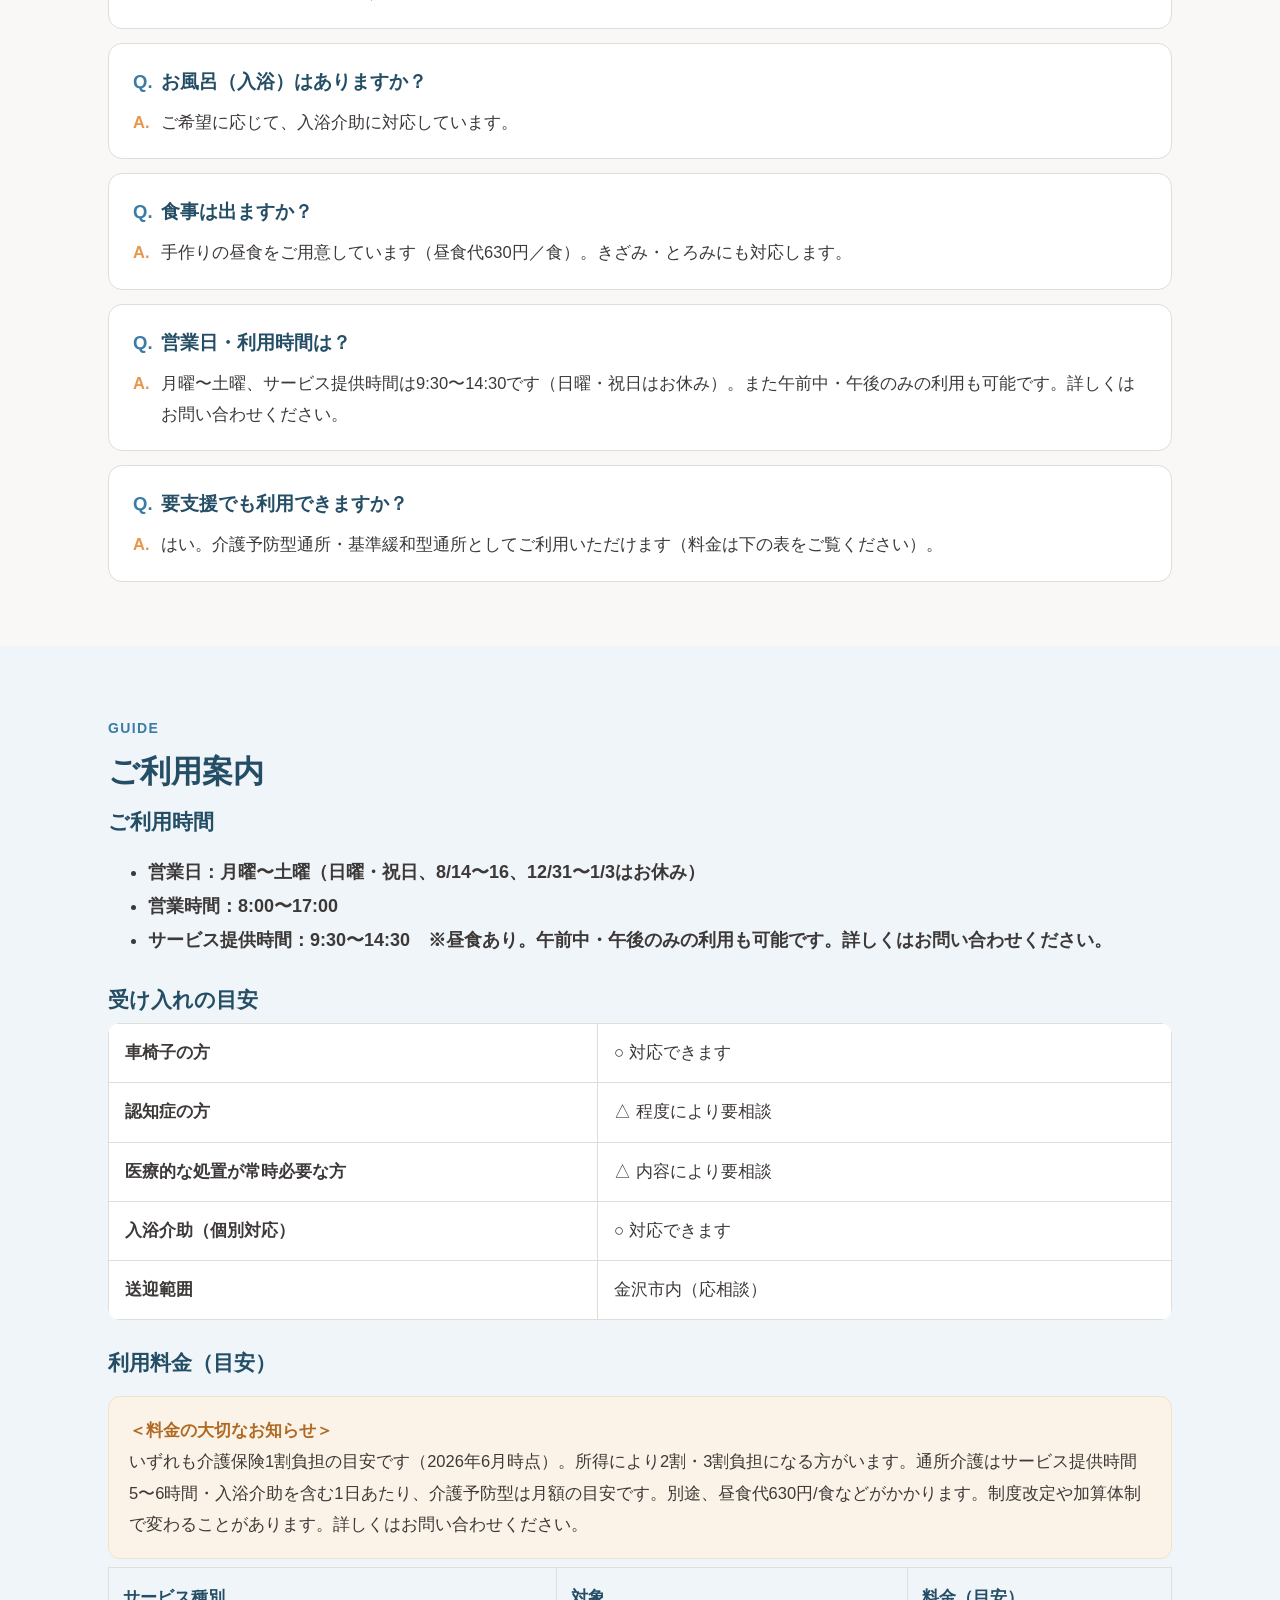
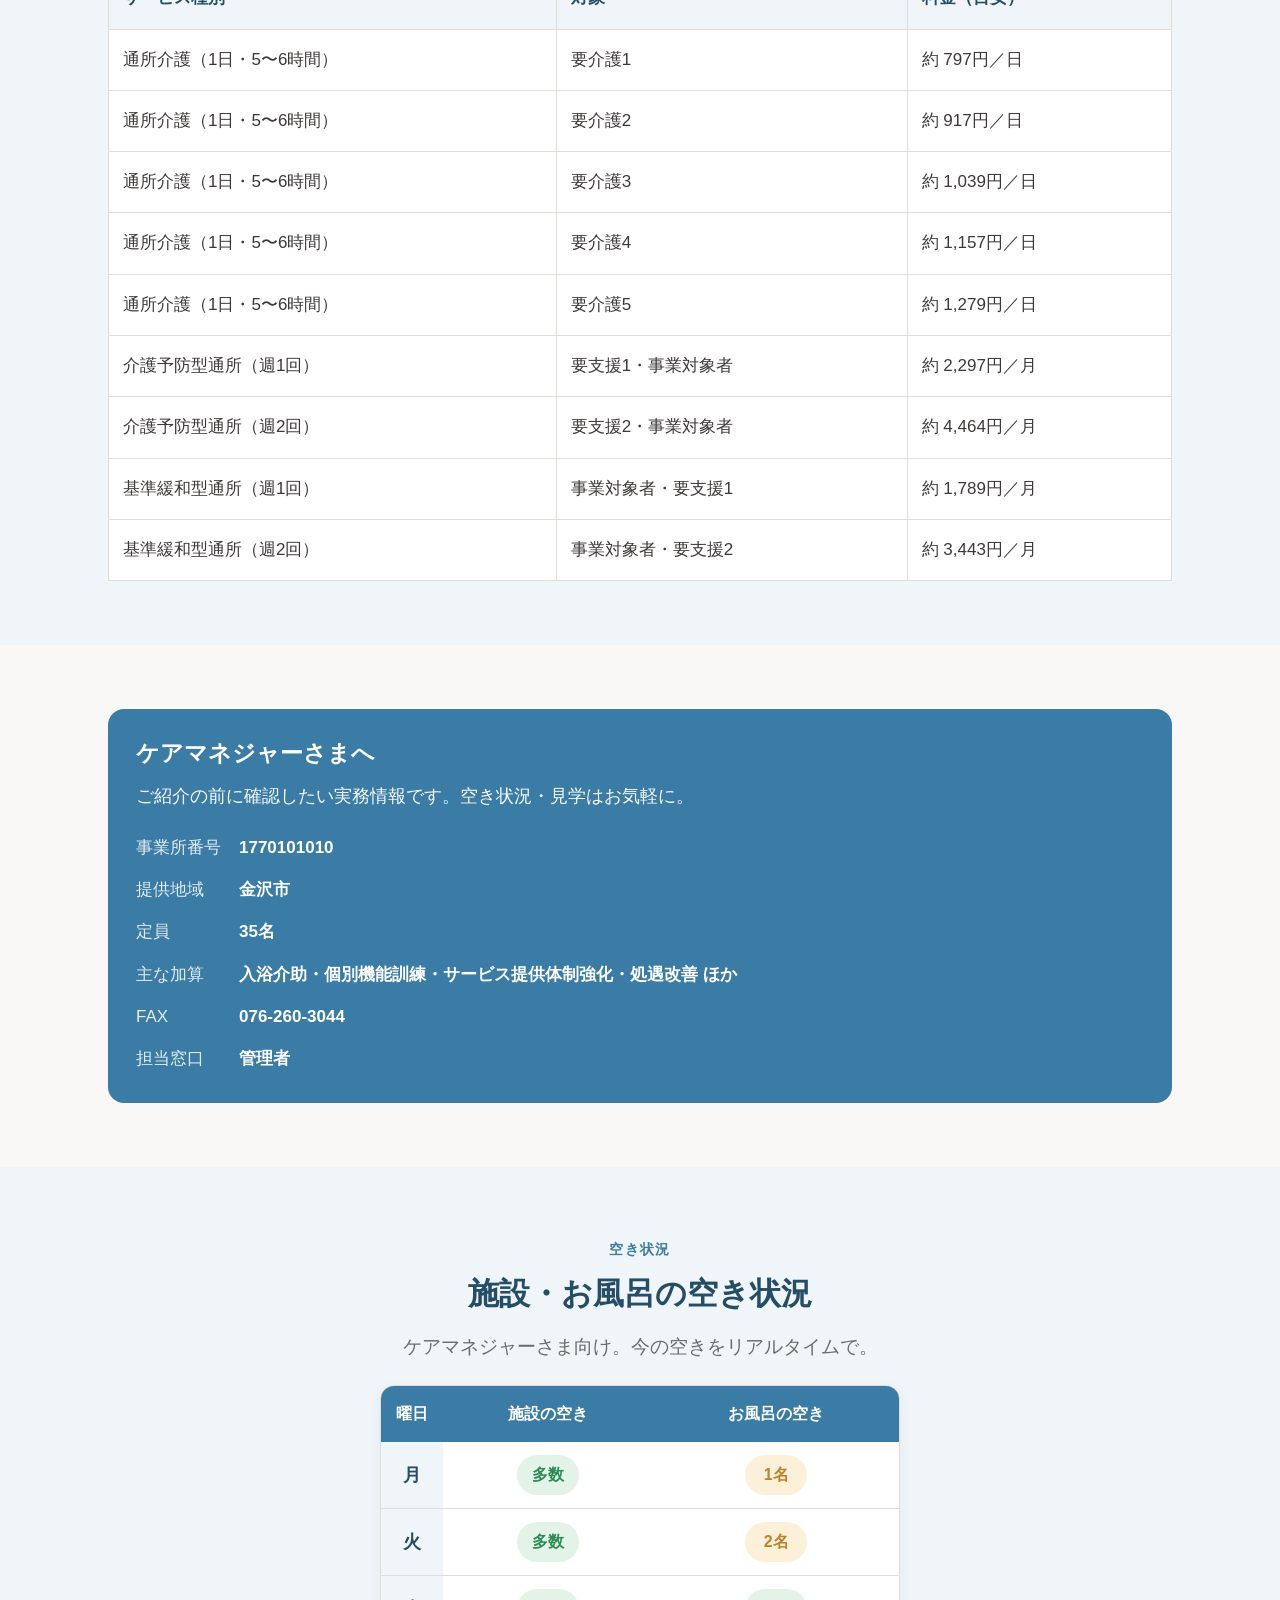
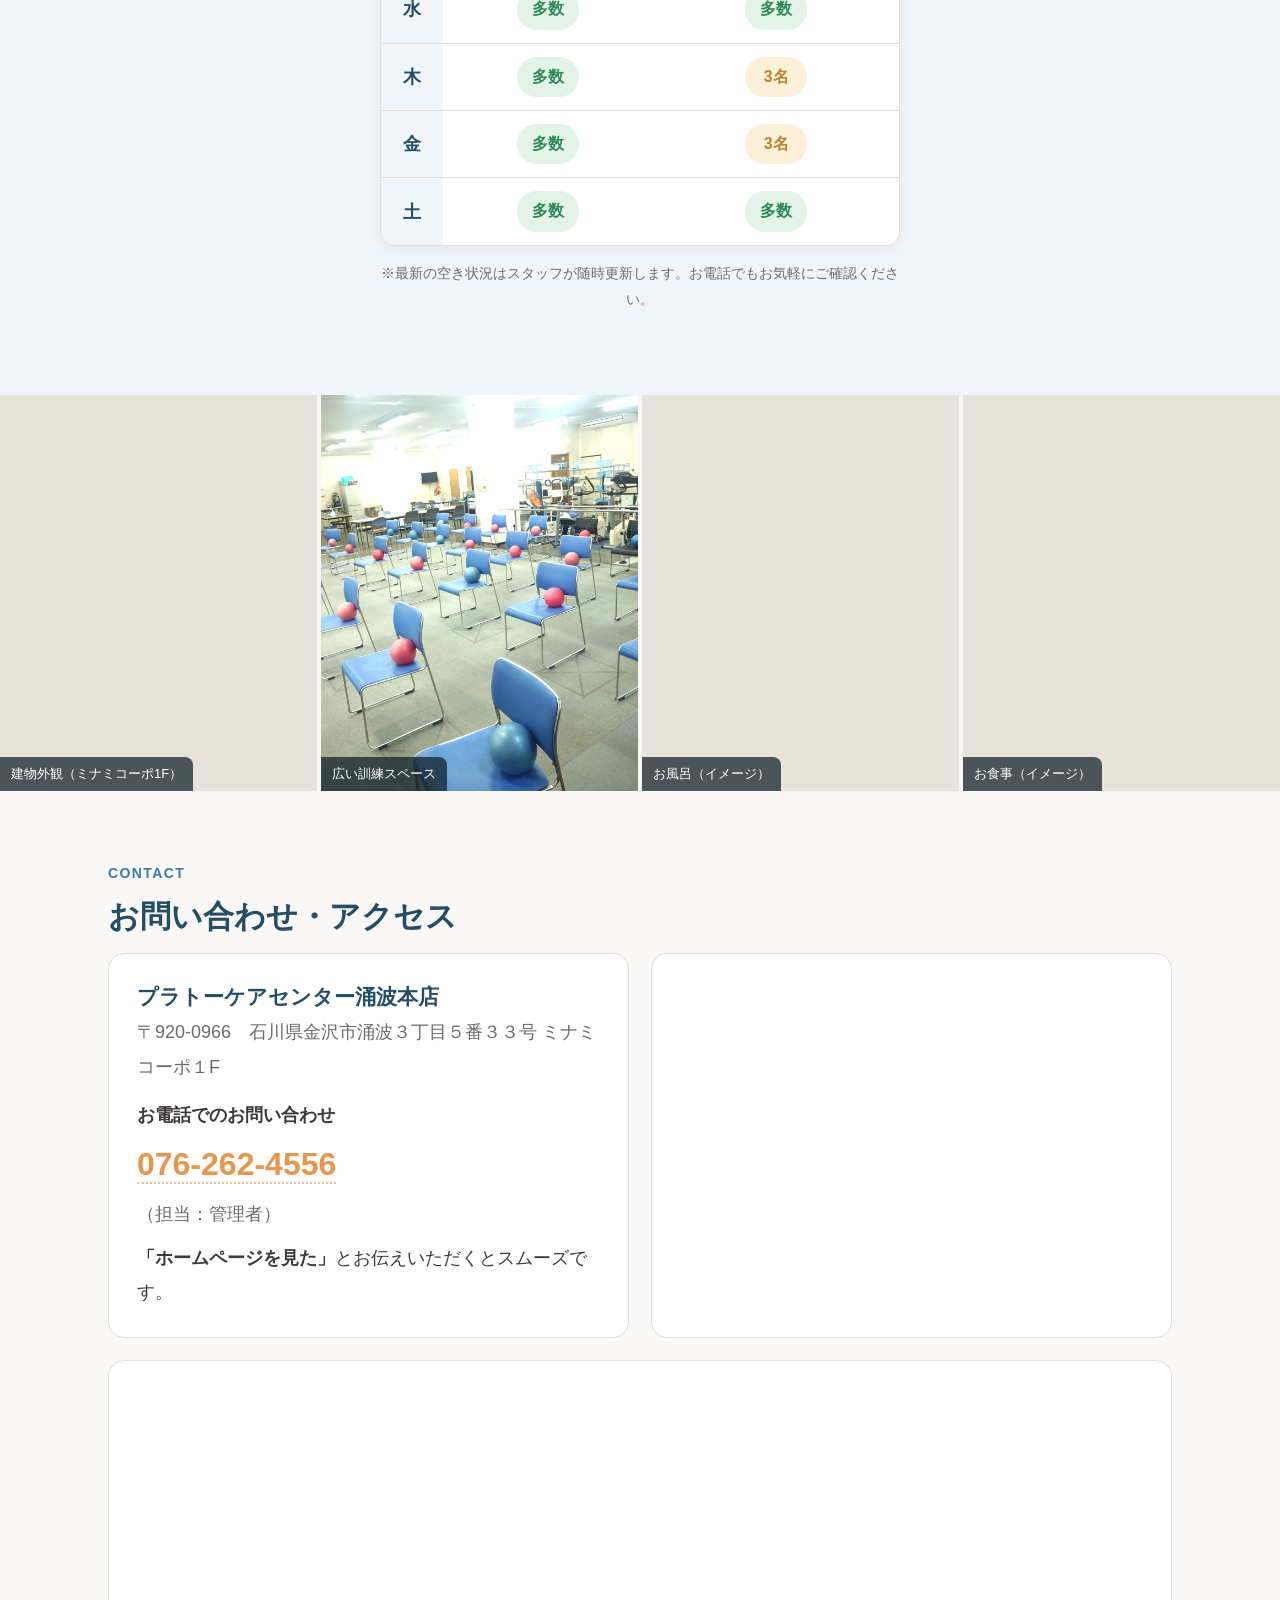
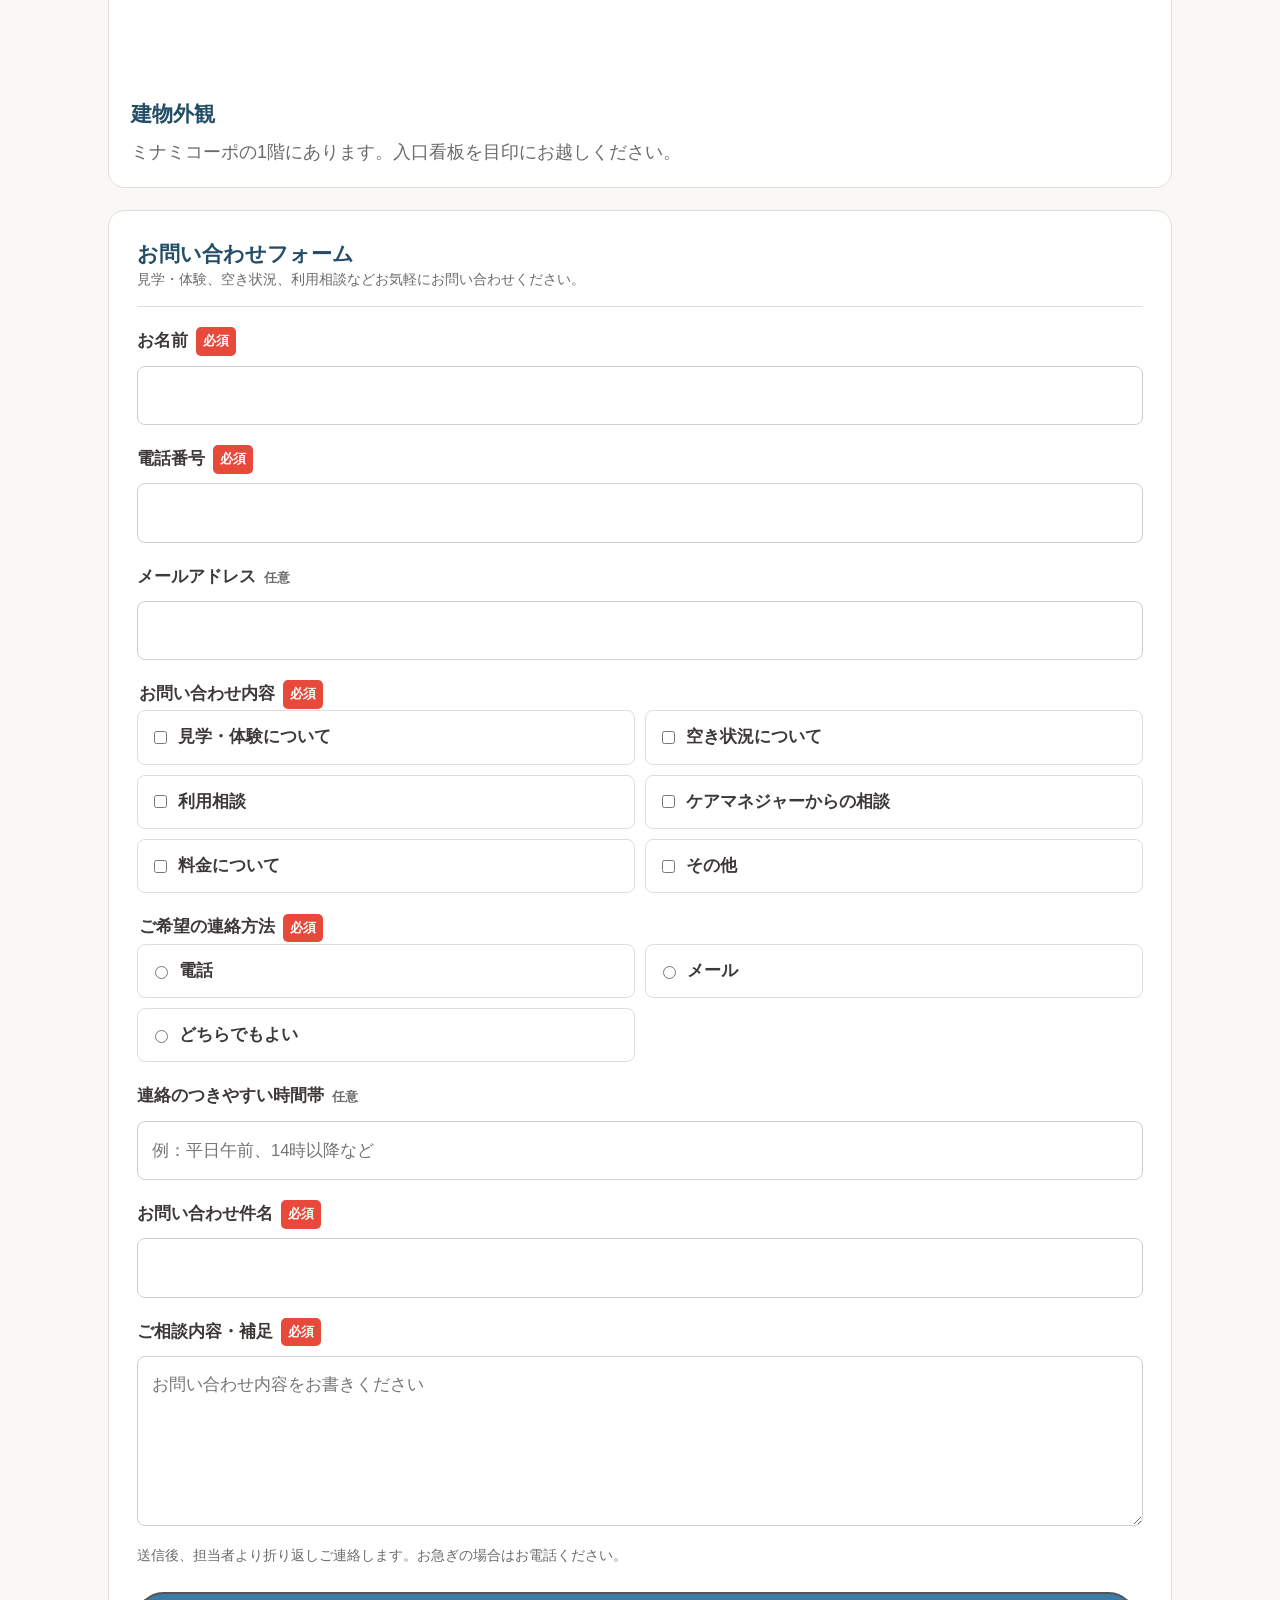
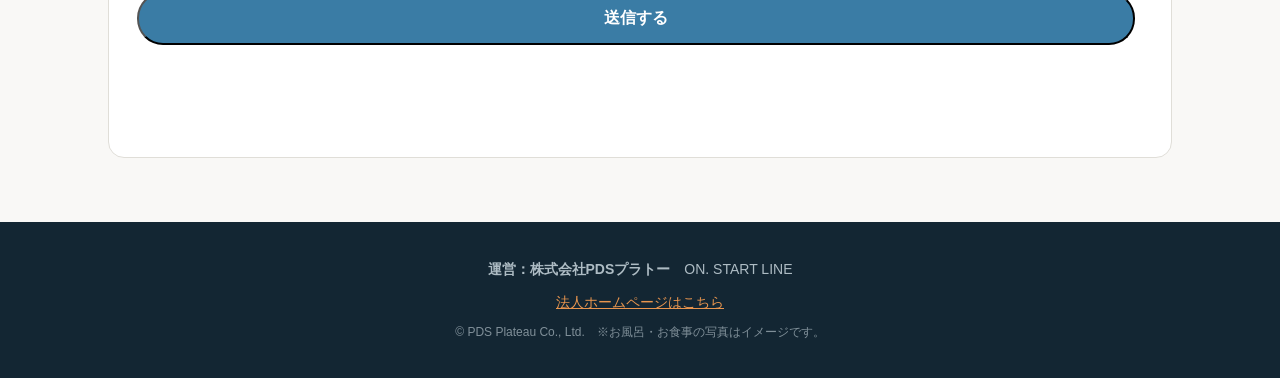
<file: wakunami.html>
<!DOCTYPE html>
<html lang="ja">
<meta charset="utf-8">
<meta name="viewport" content="width=device-width,initial-scale=1">
<meta http-equiv="refresh" content="0; url=見本_事業所HP.html">
<title>プラトーケアセンター涌波本店</title>
<body style="font-family:sans-serif;text-align:center;padding:40px">
<p>プラトーケアセンター涌波本店のページに移動します。</p>
<p><a href="見本_事業所HP.html">開かない場合はこちら</a></p>
</body>
</html>
</file>
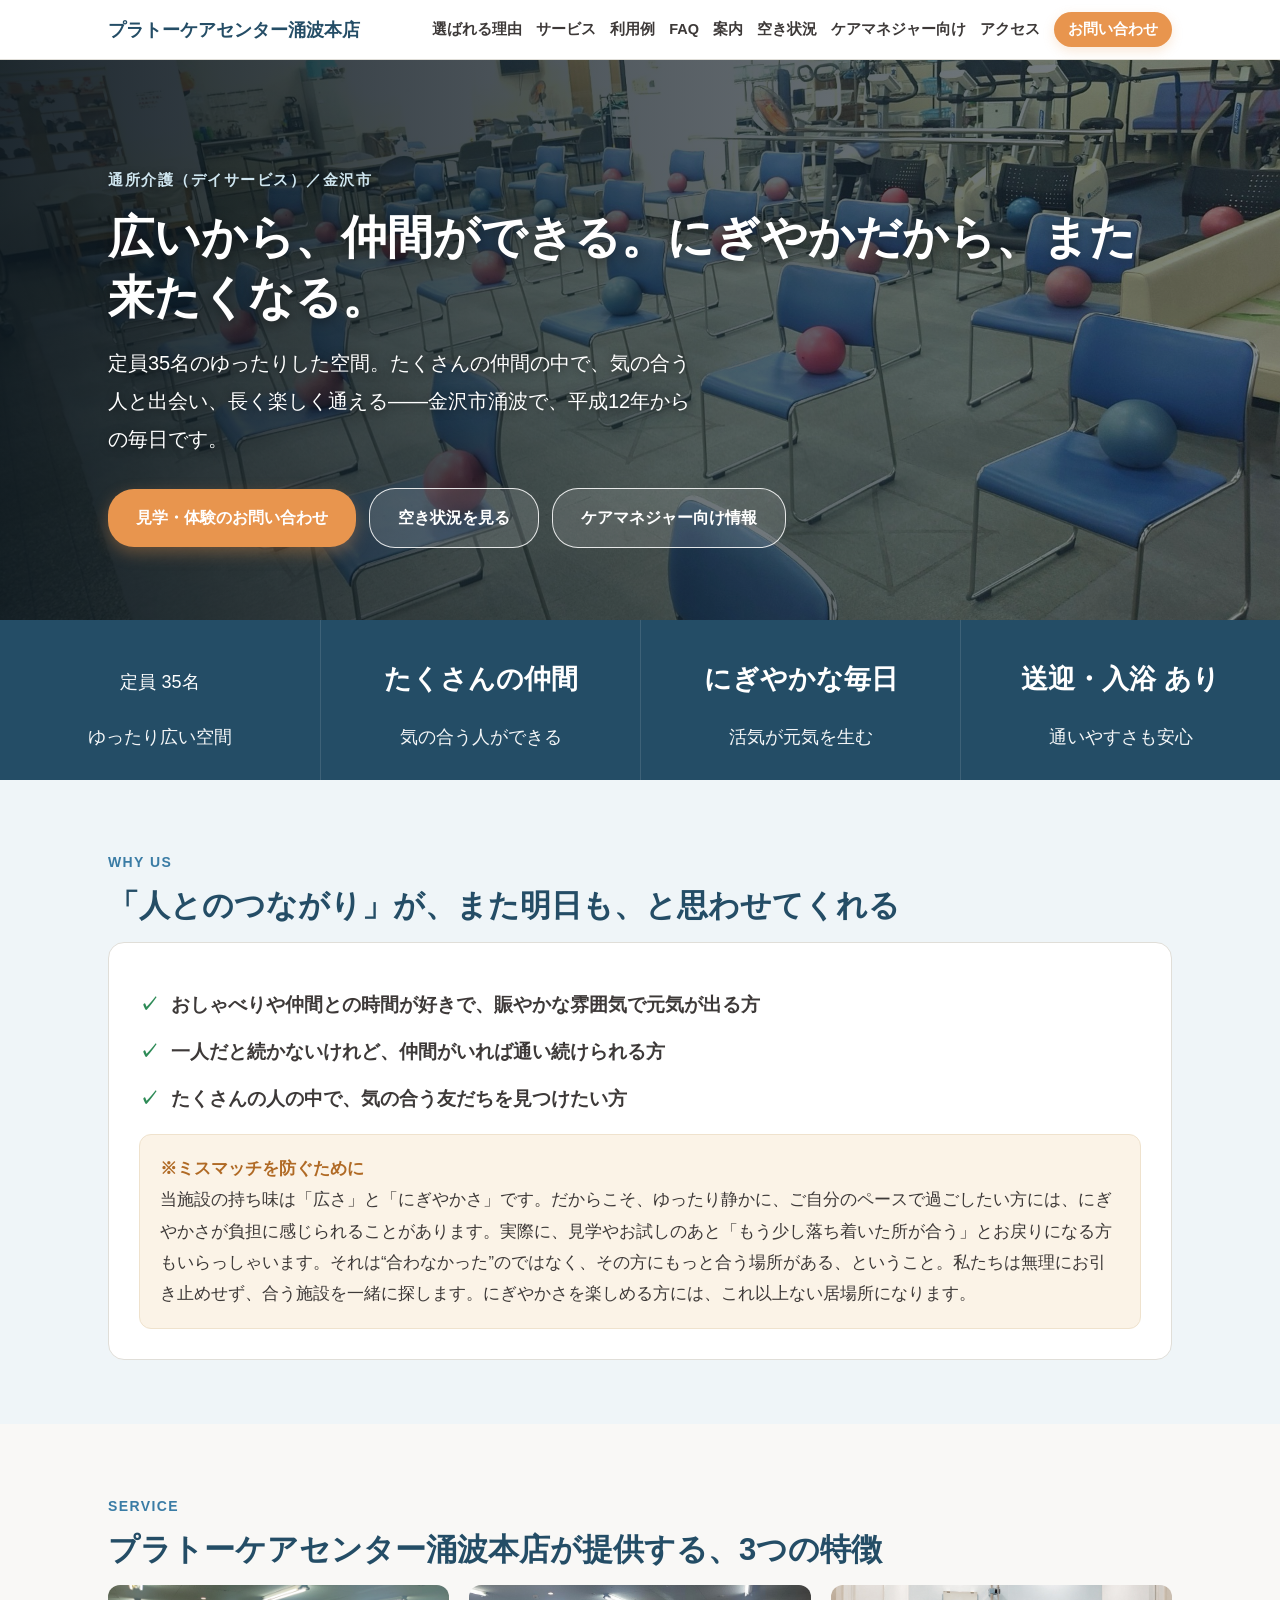
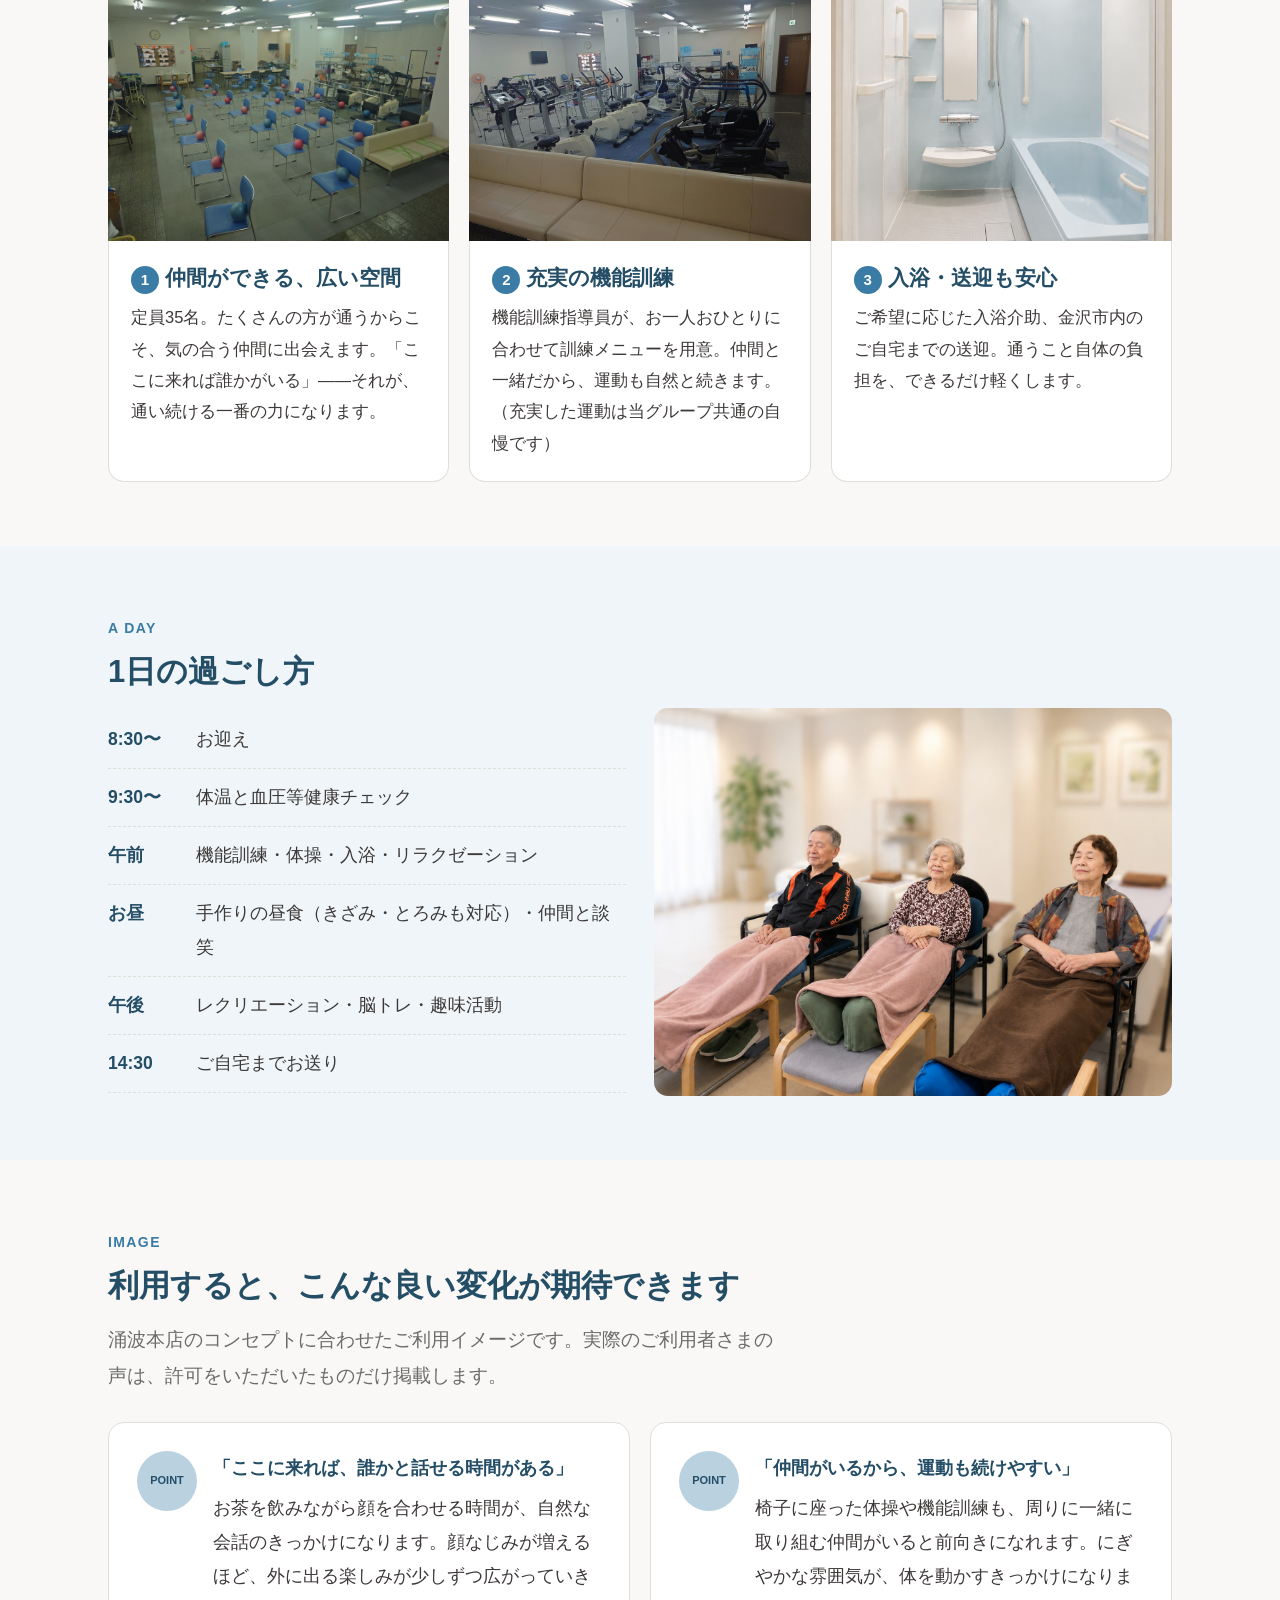
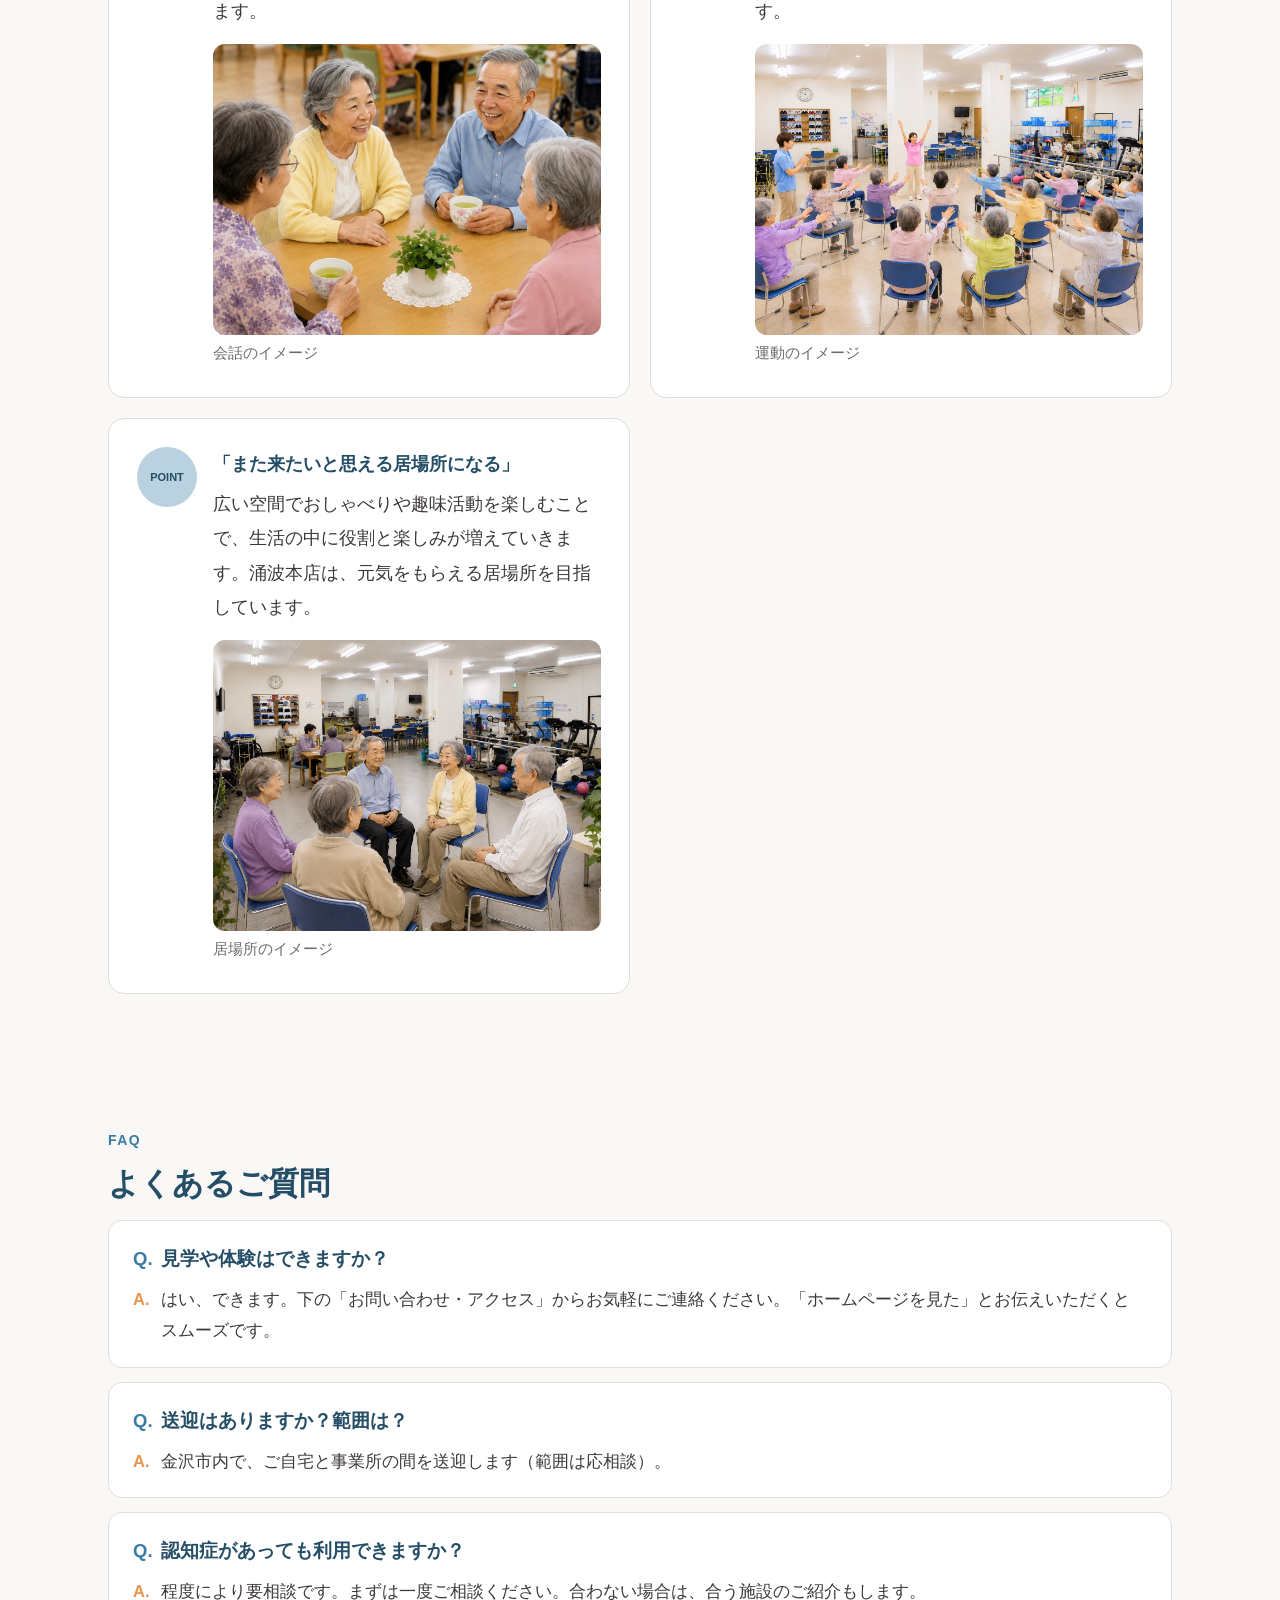
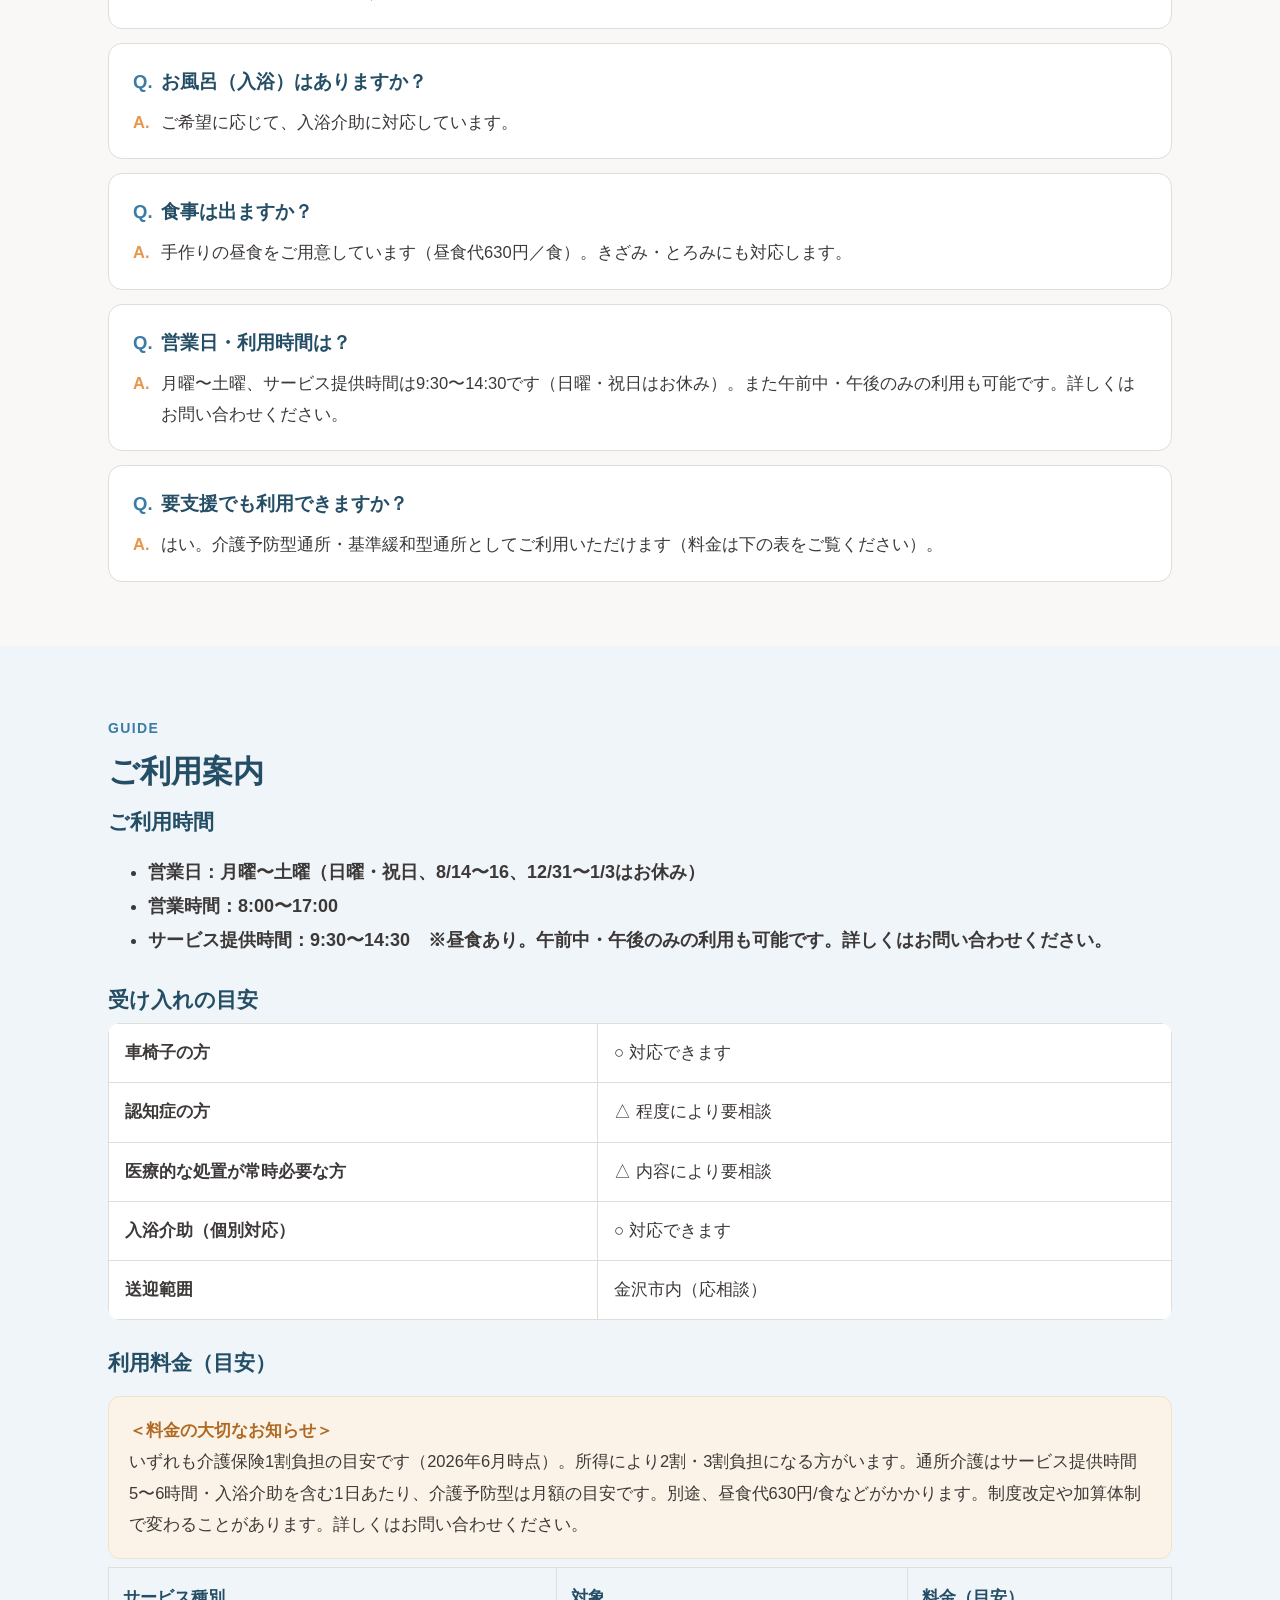
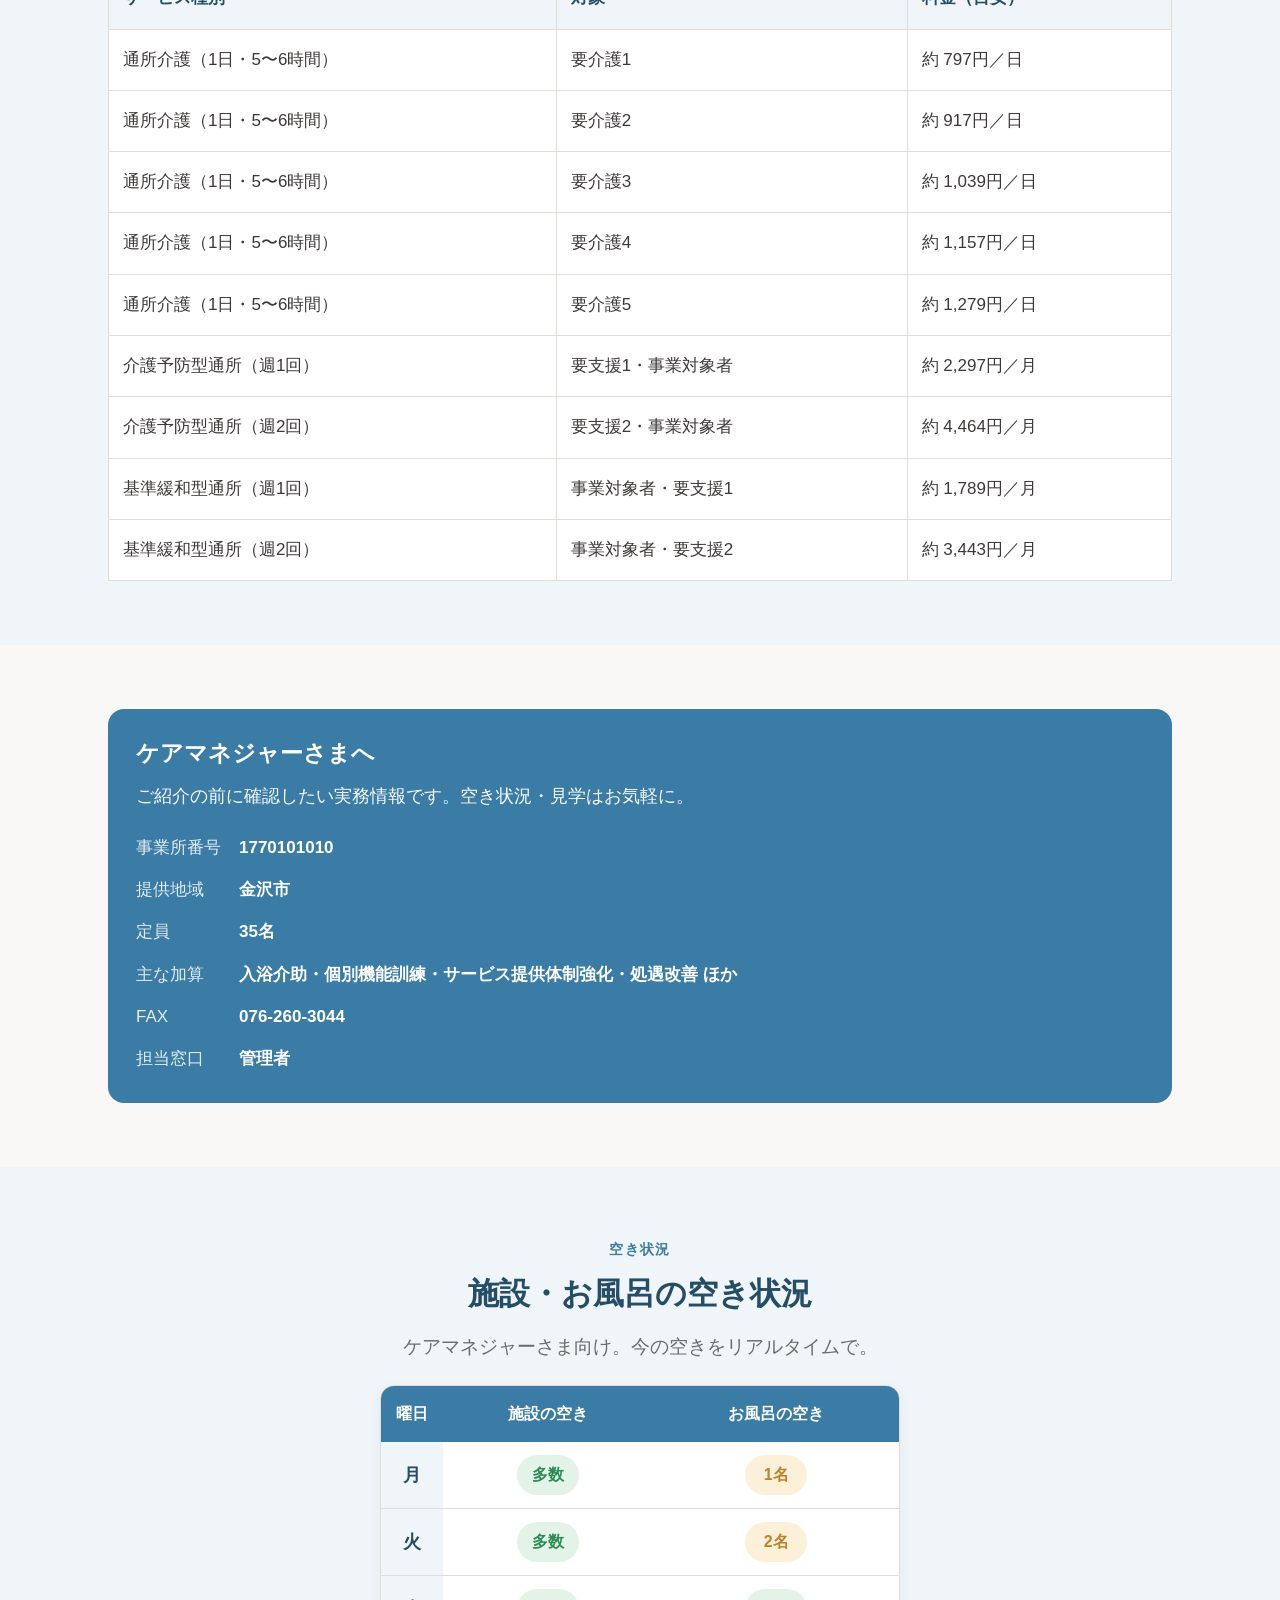
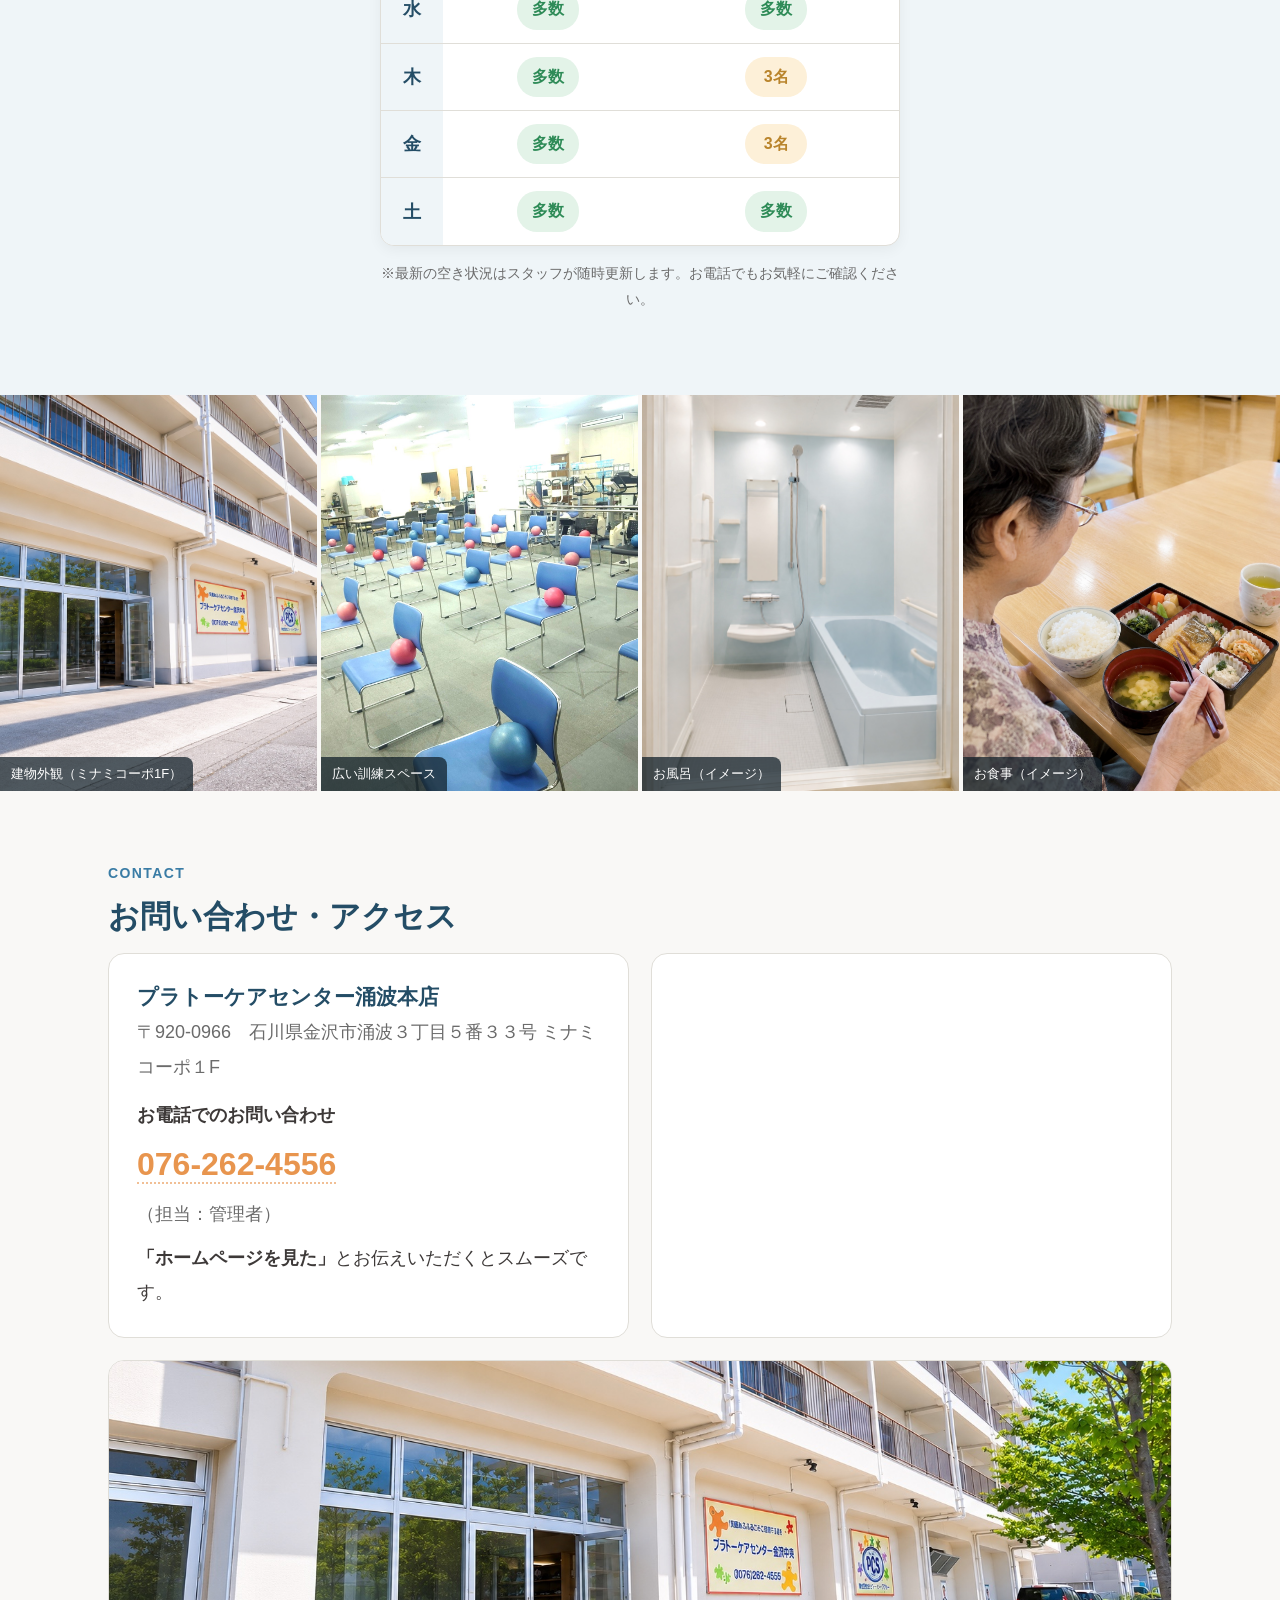
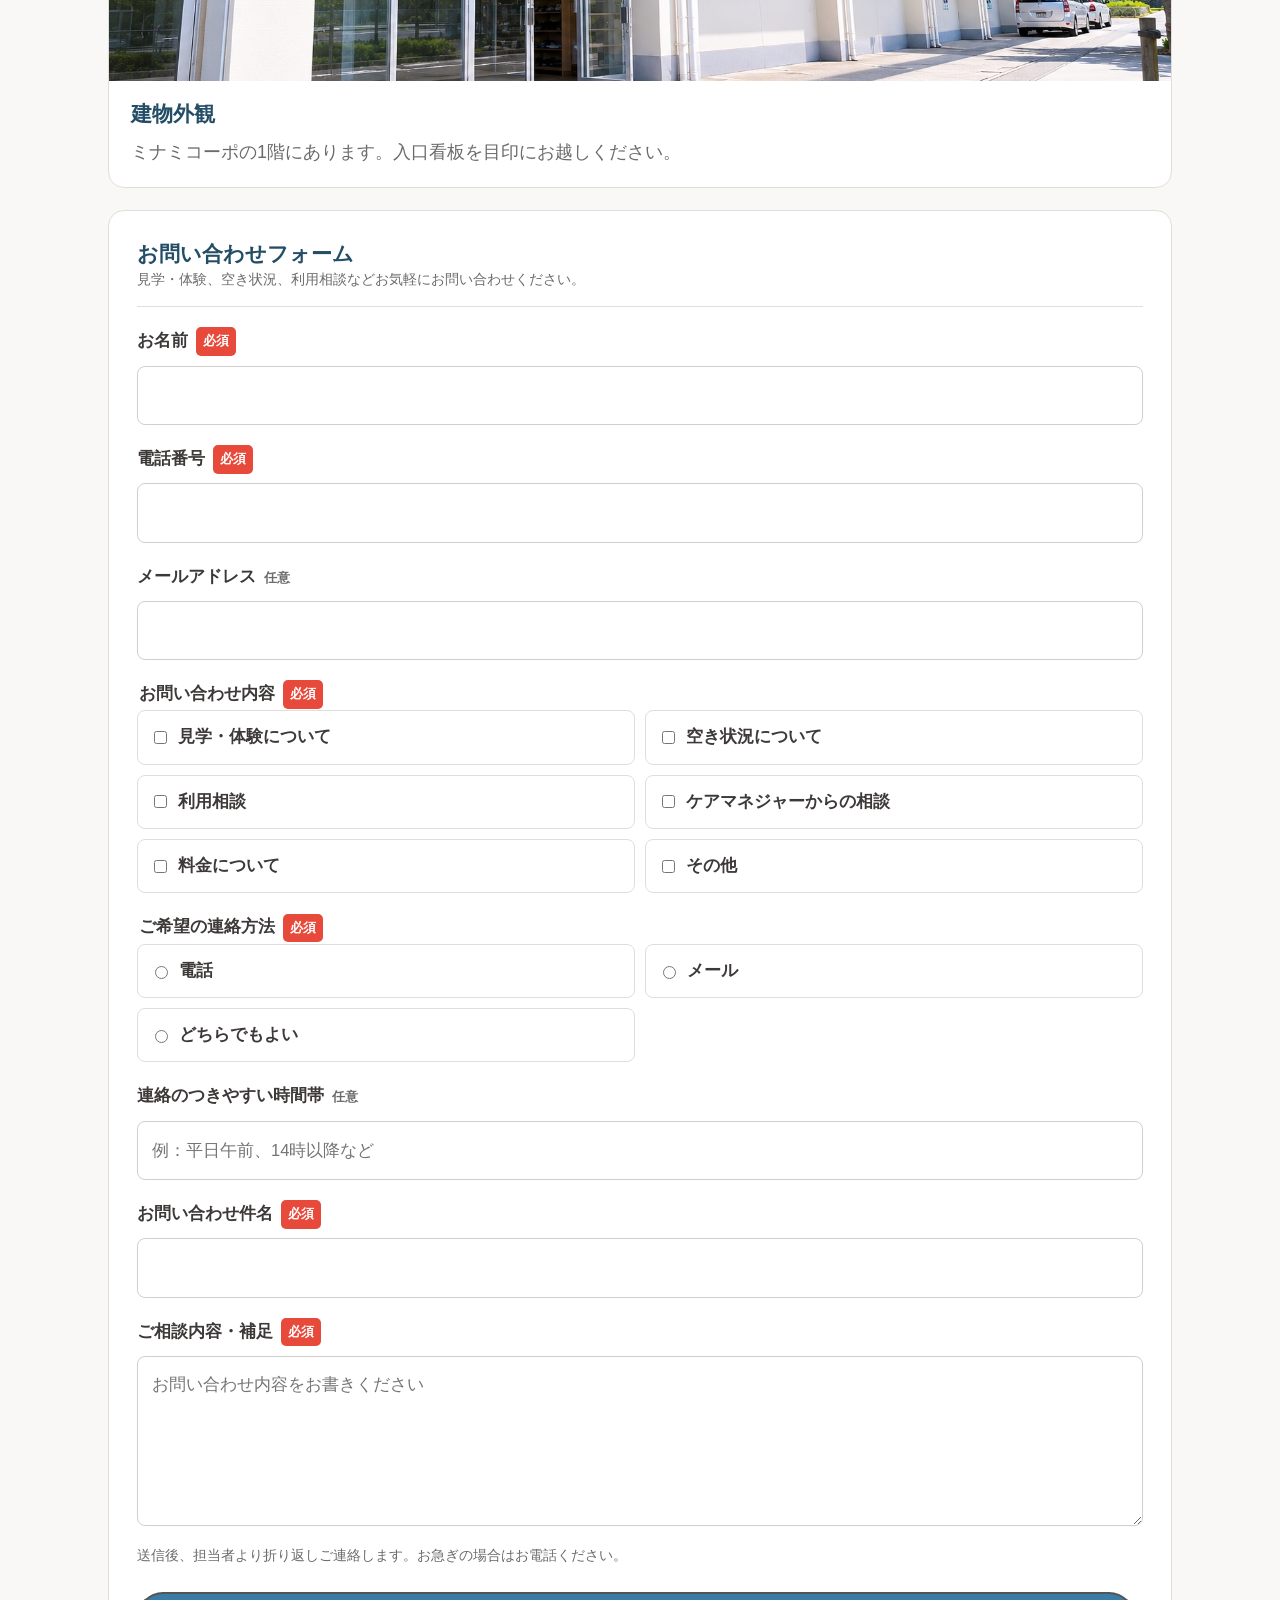
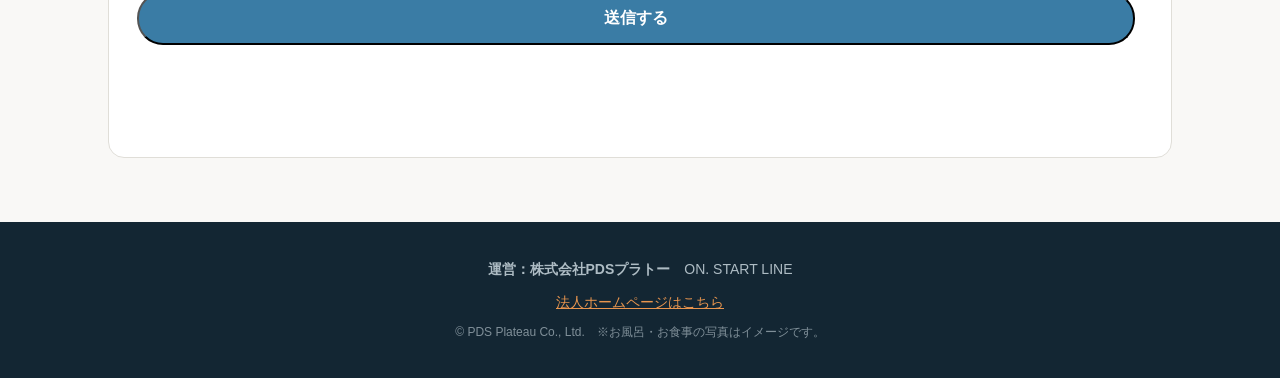
<file: 見本_事業所HP.html>
<!DOCTYPE html>
<html lang="ja">
<head>
<meta charset="UTF-8">
<meta name="viewport" content="width=device-width, initial-scale=1.0">
<title>プラトーケアセンター涌波本店｜金沢市の通所介護（デイサービス）</title>
<!--
  事業所HP ひな形 v5（Codexレビュー反映）— 2026-05-31
  ★量産のしかた：下の <script id="facility-data"> の中身（FACILITY = {...}）だけを書き換える。
   その下のHTML・CSS・描画スクリプトは触らない（DO NOT EDIT）。
  ★料金は分かっている数字だけ入れる。不明は "お問い合わせください"（推測で埋めない）。
  ★画像：人=アニメ調イラスト／建物・部屋・料理=実写。利用者の顔写真・実名は載せない。
   写真は今は仮の無料素材(loremflickr)。本番は /assets/ の固定パスへ。
-->
<style>
  :root{
    --brand:#3A7CA5;
    --brand-dark:color-mix(in srgb, var(--brand) 62%, black);
    --brand-light:color-mix(in srgb, var(--brand) 35%, white);
    --pale:color-mix(in srgb, var(--brand) 8%, white);
    --bg:#F9F8F6; --text:#3D3938; --sub:#6B6B6B; --line:#E0DED8; --beige:#FBF3E7;
    --ok:#2E8B57; --warn:#C7892F; --accent:#E8954E;
  }
  *{box-sizing:border-box;}
  body{margin:0;font-family:"Noto Sans JP","Hiragino Sans",sans-serif;color:var(--text);background:var(--bg);line-height:1.9;font-size:18px;-webkit-font-smoothing:antialiased;}
  img{display:block;width:100%;height:100%;object-fit:cover;}
  a{color:var(--brand);}
  .inner{max-width:1120px;margin:0 auto;padding:0 28px;}
  h1,h2,h3{font-weight:700;line-height:1.4;margin:0;}
  .kicker{color:var(--brand);font-weight:700;font-size:14px;letter-spacing:.1em;}
  .h2{font-size:31px;color:var(--brand-dark);margin:6px 0 14px;}
  .lead{color:var(--sub);font-size:19px;margin:0 0 28px;max-width:680px;}
  section{padding:64px 0;}
  .alt{background:var(--pale);}
  .btn{display:inline-block;padding:14px 28px;border-radius:26px;font-weight:700;text-decoration:none;font-size:16px;margin:6px 8px 0 0;color:#fff;}
  .btn-main{background:var(--accent);box-shadow:0 6px 16px rgba(232,149,78,.35);}
  .btn-brand{background:var(--brand);}
  .btn-ghost{background:rgba(255,255,255,.12);border:1.5px solid rgba(255,255,255,.85);}

  nav.nav{position:sticky;top:0;z-index:20;background:rgba(255,255,255,.96);border-bottom:1px solid var(--line);backdrop-filter:blur(6px);}
  nav.nav .inner{display:flex;align-items:center;justify-content:space-between;gap:24px;padding-top:12px;padding-bottom:12px;}
  nav.nav .name{font-weight:800;color:var(--brand-dark);font-size:18px;line-height:1.45;max-width:280px;}
  nav.nav .links{display:flex;align-items:center;justify-content:flex-end;gap:14px;white-space:nowrap;}
  nav.nav a.link{color:var(--text);text-decoration:none;font-size:14.5px;font-weight:700;margin-left:0;line-height:1.2;}
  nav.nav a.link:hover{color:var(--brand);}
  nav.nav a.contact-link{background:var(--accent);color:#fff;border-radius:999px;padding:9px 14px;box-shadow:0 4px 12px rgba(232,149,78,.22);}
  nav.nav a.contact-link:hover{color:#fff;background:#d9833f;}
  @media(max-width:980px){nav.nav .links{display:none;}}

  .hero{position:relative;min-height:560px;display:flex;align-items:flex-end;background:var(--brand-dark) center/cover no-repeat;}
  .hero::before{content:"";position:absolute;inset:0;background:linear-gradient(90deg,rgba(11,22,30,.92) 0%,rgba(11,22,30,.7) 48%,rgba(11,22,30,.5) 100%);}
  .hero .inner{position:relative;color:#fff;padding-top:60px;padding-bottom:72px;width:100%;}
  .hero .kicker{color:#cfe6f0;font-size:15px;text-shadow:0 1px 6px rgba(0,0,0,.5);}
  .hero h1{font-size:46px;font-weight:800;line-height:1.3;margin:12px 0 16px;text-shadow:0 2px 14px rgba(0,0,0,.55);}
  .hero p{font-size:20px;max-width:600px;opacity:1;margin:0 0 24px;text-shadow:0 1px 9px rgba(0,0,0,.6);}

  .stats{background:var(--brand-dark);color:#fff;}
  .stats .row{display:grid;grid-template-columns:repeat(4,1fr);align-items:stretch;}
  .stat{text-align:center;padding:26px 8px;border-left:1px solid rgba(255,255,255,.12);display:flex;flex-direction:column;justify-content:flex-start;gap:6px;}
  .stat:first-child{border-left:0;}
  .stat b{display:flex;align-items:center;justify-content:center;font-size:27px;font-weight:700;line-height:1.25;min-height:2.5em;}
  .stat span{font-size:18px;font-weight:500;opacity:.95;}

  .card{background:#fff;border:1px solid var(--line);border-radius:16px;padding:28px;}
  .reason-box{background:#fff;border:1px solid var(--line);border-radius:16px;padding:30px;}
  .reason-box ul{list-style:none;padding:0;margin:14px 0;}
  .reason-box li{padding-left:32px;position:relative;margin-bottom:12px;font-weight:600;font-size:18.5px;}
  .reason-box li::before{content:"✓";position:absolute;left:0;color:var(--ok);font-weight:900;}
  .note{background:var(--beige);border:1px solid #efe2cd;border-radius:12px;padding:18px 20px;margin-top:18px;font-size:16.5px;}
  .note strong{color:#b06a25;}

  .svc{display:grid;grid-template-columns:repeat(3,1fr);gap:20px;align-items:stretch;}
  .svc>div{display:flex;flex-direction:column;height:100%;}
  .svc .pic{aspect-ratio:4/3;border-radius:12px 12px 0 0;background:#e7e3db;overflow:hidden;}
  .svc .card{border-radius:0 0 16px 16px;border-top:0;padding:22px;flex:1;}
  .svc h3{font-size:21px;color:var(--brand-dark);margin-bottom:8px;}
  .svc .card p{font-size:16.5px;margin:0;}
  .svc .num{display:inline-block;background:var(--brand);color:#fff;border-radius:50%;width:28px;height:28px;text-align:center;line-height:28px;font-size:15px;margin-right:6px;}

  .day{display:grid;grid-template-columns:1fr 1fr;gap:28px;align-items:center;}
  .day ul{list-style:none;padding:0;margin:0;}
  .day li{display:flex;gap:14px;padding:12px 0;border-bottom:1px dashed var(--line);font-size:17.5px;}
  .day li b{color:var(--brand-dark);flex:0 0 74px;}
  .day .pic{aspect-ratio:4/3;border-radius:14px;overflow:hidden;background:#e7e3db;}

  .voice{display:grid;grid-template-columns:1fr 1fr;gap:20px;}
  .voice .card{display:flex;gap:16px;}
  .voice .body{flex:1;min-width:0;}
  .voice .photo{aspect-ratio:4/3;border-radius:12px;overflow:hidden;background:#e7e3db;margin-top:16px;}
  .avatar{flex:0 0 60px;width:60px;height:60px;border-radius:50%;background:var(--brand-light);color:var(--brand-dark);display:flex;align-items:center;justify-content:center;font-weight:700;font-size:11px;text-align:center;}
  .voice q{font-weight:700;color:var(--brand-dark);display:block;margin-bottom:6px;font-size:18px;}
  .voice .who{font-size:14.5px;color:var(--sub);}
  .prep{background:var(--beige);border:1.5px dashed #e0cfae;border-radius:14px;padding:30px 24px;text-align:center;color:#9a7a3e;font-weight:600;font-size:17px;line-height:1.8;}

  .faq{display:grid;gap:14px;}
  .qa{background:#fff;border:1px solid var(--line);border-radius:14px;padding:20px 24px;}
  .qa .q{font-weight:700;color:var(--brand-dark);font-size:18.5px;margin-bottom:8px;}
  .qa .q::before{content:"Q.";color:var(--brand);margin-right:8px;font-weight:800;}
  .qa .a{color:var(--text);font-size:16.5px;padding-left:1.7em;position:relative;}
  .qa .a::before{content:"A.";position:absolute;left:0;color:var(--accent);font-weight:800;}
  .contact-form{border-top:1px solid var(--line);margin-top:14px;padding-top:18px;display:grid;gap:18px;}
  .contact-form .field{display:grid;gap:8px;}
  .contact-form label,.contact-form legend{font-weight:800;color:var(--ink);font-size:17px;}
  .contact-form fieldset{border:0;margin:0;padding:0;display:grid;gap:10px;}
  .contact-form input,.contact-form select,.contact-form textarea{width:100%;border:1px solid #cfcfcf;border-radius:8px;background:#fff;padding:13px 14px;font:inherit;font-size:16.5px;color:var(--text);}
  .contact-form textarea{min-height:170px;resize:vertical;line-height:1.8;}
  .contact-form input:focus,.contact-form select:focus,.contact-form textarea:focus{outline:3px solid color-mix(in srgb,var(--brand) 18%,transparent);border-color:var(--brand);}
  .required{display:inline-block;background:#e74a3b;color:#fff;border-radius:5px;padding:2px 7px;margin-left:8px;font-size:13px;font-weight:800;vertical-align:middle;}
  .optional{color:var(--sub);font-size:13px;margin-left:8px;font-weight:700;}
  .choice-grid{display:grid;grid-template-columns:repeat(2,minmax(0,1fr));gap:10px;}
  .choice{display:flex;align-items:center;gap:8px;border:1px solid var(--line);border-radius:8px;padding:10px 12px;background:#fff;color:var(--text);font-weight:700;}
  .choice input{width:auto;accent-color:var(--brand);}
  .contact-note{font-size:14px;color:var(--sub);line-height:1.7;margin:0;}
  .contact-status{min-height:1.7em;color:var(--brand-dark);font-weight:800;}
  .hidden-frame{display:none;width:0;height:0;border:0;}

  .accept{width:100%;border-collapse:collapse;background:#fff;border-radius:12px;overflow:hidden;font-size:17px;}
  .accept td{border:1px solid var(--line);padding:13px 16px;}
  .accept td:first-child{font-weight:600;width:46%;}

  .table-wrap{overflow-x:auto;-webkit-overflow-scrolling:touch;}
  table.price{width:100%;border-collapse:collapse;margin-top:8px;font-size:17px;background:#fff;min-width:420px;}
  table.price th,table.price td{border:1px solid var(--line);padding:14px;text-align:left;}
  table.price th{background:var(--pale);color:var(--brand-dark);}

  .cm{background:var(--brand);color:#fff;border-radius:16px;padding:28px;}
  .cm h3{font-size:23px;margin-bottom:10px;}
  .cm dl{display:grid;grid-template-columns:auto 1fr;gap:10px 18px;margin:0;font-size:17px;}
  .cm dt{opacity:.85;} .cm dd{margin:0;font-weight:600;}

  .gallery{display:grid;grid-template-columns:repeat(4,1fr);gap:4px;}
  .gallery .g{position:relative;aspect-ratio:4/5;background:#e7e3db;overflow:hidden;}
  .gallery .cap{position:absolute;left:0;bottom:0;background:rgba(15,30,40,.72);color:#fff;font-size:13px;padding:5px 11px;border-radius:0 8px 0 0;}

  .ph{background:repeating-linear-gradient(45deg,#efece6,#efece6 10px,#e7e3db 10px,#e7e3db 20px);border-radius:12px;color:#9a948c;display:flex;align-items:center;justify-content:center;text-align:center;padding:24px;font-size:13px;min-height:120px;}
  .access{display:grid;grid-template-columns:1fr 1fr;gap:22px;}
  .phone{font-size:32px;font-weight:800;margin:2px 0;}
  .phone a{color:var(--accent);text-decoration:none;border-bottom:2px dotted color-mix(in srgb,var(--accent) 60%,white);}
  .phone a:hover{opacity:.85;}
  .tapcall{display:inline-block;font-size:12.5px;color:#fff;background:var(--ok);border-radius:10px;padding:1px 9px;margin-left:8px;vertical-align:middle;font-weight:700;}
  @media(min-width:621px){.tapcall{display:none;}}
  .aki-embed-wrap{max-width:560px;margin:0 auto;border:1px solid var(--line);border-radius:14px;overflow:hidden;background:#fff;box-shadow:0 4px 14px rgba(0,0,0,.05);}
  .aki-embed-wrap iframe{display:block;width:100%;height:430px;border:0;}
  .akitbl-wrap{max-width:520px;margin:0 auto;}
  .akitbl{width:100%;border-collapse:separate;border-spacing:0;background:#fff;border:1px solid var(--line);border-radius:14px;overflow:hidden;box-shadow:0 4px 14px rgba(0,0,0,.05);}
  .akitbl th,.akitbl td{padding:13px 8px;text-align:center;border-bottom:1px solid var(--line);}
  .akitbl thead th{background:var(--brand);color:#fff;font-size:15.5px;font-weight:700;}
  .akitbl tbody th{background:var(--pale);width:62px;color:var(--brand-dark);font-weight:700;font-size:18px;}
  .akitbl tr:last-child th,.akitbl tr:last-child td{border-bottom:0;}
  .lvl{display:inline-block;min-width:62px;padding:5px 14px;border-radius:20px;font-weight:700;font-size:16px;}
  .lvl.ok{background:#e3f3e8;color:#2E8B57;}
  .lvl.few{background:#fdf0d8;color:#b9842b;}
  .lvl.no{background:#f3eeea;color:#8a8a8a;}
  .aki-note{max-width:520px;margin:14px auto 0;font-size:14px;color:var(--sub);}
  .movie-wrap{max-width:820px;margin:0 auto;aspect-ratio:16/9;border-radius:16px;overflow:hidden;background:#000;box-shadow:0 8px 24px rgba(0,0,0,.12);}
  .movie-wrap iframe,.movie-wrap video{width:100%;height:100%;border:0;display:block;}
  .movie-cap{text-align:center;color:var(--sub);font-size:15px;margin-top:12px;}
  footer{background:#132633;color:#aebcc4;padding:34px 0;font-size:14px;text-align:center;}
  footer a{color:var(--accent);}
  .hidden{display:none !important;}
  @media(max-width:980px){
    .svc{grid-template-columns:1fr 1fr;}
    .day,.voice,.access{grid-template-columns:1fr;}
    .stats .row{grid-template-columns:1fr 1fr;}
    section{padding:50px 0;} .hero h1{font-size:36px;}
  }
  @media(max-width:620px){
    h1,h2,h3{word-break:auto-phrase;overflow-wrap:anywhere;text-wrap:balance;}
    .svc{grid-template-columns:1fr;}
    .gallery{grid-template-columns:1fr 1fr;}
    .hero{min-height:440px;} .hero h1{font-size:29px;} .hero p{font-size:16px;}
    .h2{font-size:22px;} .inner{padding:0 20px;} section{padding:40px 0;}
    .stat b{font-size:20px;} .day li b{flex:0 0 54px;}
    .akitbl th,.akitbl td{padding:11px 3px;}
    .akitbl thead th{font-size:12.5px;}
    .akitbl tbody th{width:42px;font-size:16px;}
    .lvl{min-width:0;padding:4px 10px;font-size:14px;}
  }
</style>
<link rel="stylesheet" href="mobile-review.css">
</head>
<body>

<!-- ============================================================
     ★★★ ここだけ編集（施設データ）★★★
     各事業所の内容に書き換える。下のHTML/CSS/描画は触らない。
============================================================ -->
<script id="facility-data">
window.FACILITY = {
  name: "プラトーケアセンター涌波本店",
  serviceType: "通所介護（デイサービス）",
  city: "金沢市",
  brandColor: "#3A7CA5",            // 通所=#3A7CA5 / リハ=#2E8B57 / 小規模多機能=#D4774B
  heroCatch: "広いから、仲間ができる。にぎやかだから、また来たくなる。",
  heroLead: "定員35名のゆったりした空間。たくさんの仲間の中で、気の合う人と出会い、長く楽しく通える——金沢市涌波で、平成12年からの毎日です。",
  heroImage: "images/wakunami-hero.jpg", // 本番：施設の実写 or 制作画像に差し替え
  stats: [
    { big:"定員 35名", small:"ゆったり広い空間" },
    { big:"たくさんの仲間", small:"気の合う人ができる" },
    { big:"にぎやかな毎日", small:"活気が元気を生む" },
    { big:"送迎・入浴 あり", small:"通いやすさも安心" }
  ],
  reasonTitle: "「人とのつながり」が、また明日も、と思わせてくれる",
  reasons: [
    "おしゃべりや仲間との時間が好きで、賑やかな雰囲気で元気が出る方",
    "一人だと続かないけれど、仲間がいれば通い続けられる方",
    "たくさんの人の中で、気の合う友だちを見つけたい方"
  ],
  mismatchNote: "当施設の持ち味は「広さ」と「にぎやかさ」です。だからこそ、ゆったり静かに、ご自分のペースで過ごしたい方には、にぎやかさが負担に感じられることがあります。実際に、見学やお試しのあと「もう少し落ち着いた所が合う」とお戻りになる方もいらっしゃいます。それは“合わなかった”のではなく、その方にもっと合う場所がある、ということ。私たちは無理にお引き止めせず、合う施設を一緒に探します。にぎやかさを楽しめる方には、これ以上ない居場所になります。",
  services: [
    { title:"仲間ができる、広い空間", body:"定員35名。たくさんの方が通うからこそ、気の合う仲間に出会えます。「ここに来れば誰かがいる」——それが、通い続ける一番の力になります。",
      image:"images/wakunami-space.jpg", imgRule:"様子の実写（人はアニメ/後ろ姿）／制作画像" },
    { title:"充実の機能訓練", body:"機能訓練指導員が、お一人おひとりに合わせて訓練メニューを用意。仲間と一緒だから、運動も自然と続きます。（充実した運動は当グループ共通の自慢です）",
      image:"images/wakunami-training-no-red.jpg", imgRule:"設備の実写（人を写さない）／制作画像" },
    { title:"入浴・送迎も安心", body:"ご希望に応じた入浴介助、金沢市内のご自宅までの送迎。通うこと自体の負担を、できるだけ軽くします。",
      image:"images/wakunami-bath.jpg", imgRule:"設備の実写／制作画像" }
  ],
  day: [
    { t:"8:30〜", d:"お迎え" },
    { t:"9:30〜", d:"体温と血圧等健康チェック" },
    { t:"午前", d:"機能訓練・体操・入浴・リラクゼーション" },
    { t:"お昼", d:"手作りの昼食（きざみ・とろみも対応）・仲間と談笑" },
    { t:"午後", d:"レクリエーション・脳トレ・趣味活動" },
    { t:"14:30", d:"ご自宅までお送り" }
  ],
  dayImage: "images/wakunami-day-relax.png", // 本番：食事や活動の実写（人を写さない）／制作画像
  voices: [
    { quote:"ここに来れば、誰かと話せる時間がある", body:"お茶を飲みながら顔を合わせる時間が、自然な会話のきっかけになります。顔なじみが増えるほど、外に出る楽しみが少しずつ広がっていきます。", image:"images/voice-talk.jpg", alt:"お茶を飲みながら談笑するご利用イメージ", who:"会話のイメージ" },
    { quote:"仲間がいるから、運動も続けやすい", body:"椅子に座った体操や機能訓練も、周りに一緒に取り組む仲間がいると前向きになれます。にぎやかな雰囲気が、体を動かすきっかけになります。", image:"images/voice-exercise.jpg", alt:"仲間と一緒に体操するご利用イメージ", who:"運動のイメージ" },
    { quote:"また来たいと思える居場所になる", body:"広い空間でおしゃべりや趣味活動を楽しむことで、生活の中に役割と楽しみが増えていきます。涌波本店は、元気をもらえる居場所を目指しています。", image:"images/voice-place.jpg", alt:"広い空間で仲間と過ごすご利用イメージ", who:"居場所のイメージ" }
  ],
  voicesNote: "",
  faq: [
    { q:"見学や体験はできますか？", a:"はい、できます。下の「お問い合わせ・アクセス」からお気軽にご連絡ください。「ホームページを見た」とお伝えいただくとスムーズです。" },
    { q:"送迎はありますか？範囲は？", a:"金沢市内で、ご自宅と事業所の間を送迎します（範囲は応相談）。" },
    { q:"認知症があっても利用できますか？", a:"程度により要相談です。まずは一度ご相談ください。合わない場合は、合う施設のご紹介もします。" },
    { q:"お風呂（入浴）はありますか？", a:"ご希望に応じて、入浴介助に対応しています。" },
    { q:"食事は出ますか？", a:"手作りの昼食をご用意しています（昼食代630円／食）。きざみ・とろみにも対応します。" },
    { q:"営業日・利用時間は？", a:"月曜〜土曜、サービス提供時間は9:30〜14:30です（日曜・祝日はお休み）。また午前中・午後のみの利用も可能です。詳しくはお問い合わせください。" },
    { q:"要支援でも利用できますか？", a:"はい。介護予防型通所・基準緩和型通所としてご利用いただけます（料金は下の表をご覧ください）。" }
  ],
  hours: [
    "営業日：月曜〜土曜（日曜・祝日、8/14〜16、12/31〜1/3はお休み）",
    "営業時間：8:00〜17:00",
    "サービス提供時間：9:30〜14:30　※昼食あり。午前中・午後のみの利用も可能です。詳しくはお問い合わせください。"
  ],
  acceptance: [
    { item:"車椅子の方", level:"○ 対応できます" },
    { item:"認知症の方", level:"△ 程度により要相談" },
    { item:"医療的な処置が常時必要な方", level:"△ 内容により要相談" },
    { item:"入浴介助（個別対応）", level:"○ 対応できます" },
    { item:"送迎範囲", level:"金沢市内（応相談）" }
  ],
  pricingNote: "いずれも介護保険1割負担の目安です（2026年6月時点）。所得により2割・3割負担になる方がいます。通所介護はサービス提供時間5〜6時間・入浴介助を含む1日あたり、介護予防型は月額の目安です。別途、昼食代630円/食などがかかります。制度改定や加算体制で変わることがあります。詳しくはお問い合わせください。",
  pricing: [
    { type:"通所介護（1日・5〜6時間）", target:"要介護1", price:"約 797円／日" },
    { type:"通所介護（1日・5〜6時間）", target:"要介護2", price:"約 917円／日" },
    { type:"通所介護（1日・5〜6時間）", target:"要介護3", price:"約 1,039円／日" },
    { type:"通所介護（1日・5〜6時間）", target:"要介護4", price:"約 1,157円／日" },
    { type:"通所介護（1日・5〜6時間）", target:"要介護5", price:"約 1,279円／日" },
    { type:"介護予防型通所（週1回）", target:"要支援1・事業対象者", price:"約 2,297円／月" },
    { type:"介護予防型通所（週2回）", target:"要支援2・事業対象者", price:"約 4,464円／月" },
    { type:"基準緩和型通所（週1回）", target:"事業対象者・要支援1", price:"約 1,789円／月" },
    { type:"基準緩和型通所（週2回）", target:"事業対象者・要支援2", price:"約 3,443円／月" }
  ],
  forCaremanager: {
    "事業所番号":"1770101010", "提供地域":"金沢市", "定員":"35名",
    "主な加算":"入浴介助・個別機能訓練・サービス提供体制強化・処遇改善 ほか", "FAX":"076-260-3044", "担当窓口":"管理者"
  },
  gallery: [
    { image:"images/wakunami-exterior-bright.jpg", cap:"建物外観（ミナミコーポ1F）" },
    { image:"images/wakunami-hero.jpg", cap:"広い訓練スペース" },
    { image:"images/wakunami-bath.jpg", cap:"お風呂（イメージ）" },
    { image:"images/wakunami-meal.jpg", cap:"お食事（イメージ）" }
  ],
  // 紹介動画（後から差し込む用）：YouTube等の埋め込みURLを embed に／手元のmp4は videos/intro.mp4 等を file に。両方空なら動画セクション自体が非表示。
  video: { embed:"", file:"", caption:"" },
  availability: {
    // 空き状況：sheetId を入れると、そのスプレッドシートの中身を毎回読みに行って自動表示。
    //  （シートは「リンクを知っている全員＝閲覧可」にしておくこと。週次でシートを直せばページも変わる）
    //  読めなかった時は下の rows（手元の控え）を表示するので、画面は崩れない。
    sheetId: "1Sc6a-ETq-0v-zpZy8u9ipWoCsxDCl8v54Xmnq-n7zEA", gid: 0,
    rows: [
      { day:"月", facility:"多数", bath:"1名" },
      { day:"火", facility:"多数", bath:"2名" },
      { day:"水", facility:"多数", bath:"多数" },
      { day:"木", facility:"多数", bath:"3名" },
      { day:"金", facility:"多数", bath:"3名" },
      { day:"土", facility:"多数", bath:"多数" }
    ],
    note:"※最新の空き状況はスタッフが随時更新します。お電話でもお気軽にご確認ください。",
    embedUrl:"", facilityUrl:"", bathUrl:""
  },
  mapEmbedUrl: "https://maps.google.com/maps?q=%E7%9F%B3%E5%B7%9D%E7%9C%8C%E9%87%91%E6%B2%A2%E5%B8%82%E6%B6%8C%E6%B3%A23%E4%B8%81%E7%9B%AE5%E7%95%AA33%E5%8F%B7&hl=ja&z=16&output=embed",
  postal: "920-0966", address: "石川県金沢市涌波３丁目５番３３号 ミナミコーポ１F",
  phone: "076-262-4556", person: "管理者",
  corporateUrl: "https://pds-plateau.com/",
  contactForm: {
    embedUrl: "https://docs.google.com/forms/d/e/1FAIpQLSc2fQBGRrtEQ_hcQpKNSTuAh4gWUToB2twjMLjA_s9LTwaMCw/viewform?embedded=true",
    actionUrl: "https://docs.google.com/forms/d/e/1FAIpQLSc2fQBGRrtEQ_hcQpKNSTuAh4gWUToB2twjMLjA_s9LTwaMCw/formResponse",
    viewUrl: "https://docs.google.com/forms/d/e/1FAIpQLSc2fQBGRrtEQ_hcQpKNSTuAh4gWUToB2twjMLjA_s9LTwaMCw/viewform",
    entries: {
      name: "entry.1373925860",
      phone: "entry.1197322072",
      email: "entry.136712227",
      topic: "entry.763073916",
      method: "entry.1272933334",
      time: "entry.640689696",
      detail: "entry.518145779"
    },
    note: "フォームは準備中です。お急ぎの場合はお電話でお問い合わせください。"
  }
};
</script>
<!-- ============ ここから下は触らない（DO NOT EDIT below）============ -->

<nav class="nav"><div class="inner">
  <span class="name" data-bind="name"></span>
  <span class="links">
    <a class="link" href="#reason">選ばれる理由</a>
    <a class="link" href="#service">サービス</a>
    <a class="link" href="#voice">利用例</a>
    <a class="link" href="#faq">FAQ</a>
    <a class="link" href="#guide">案内</a>
	    <a class="link" href="#aki">空き状況</a>
	    <a class="link" href="wakunami-caremanager.html">ケアマネジャー向け</a>
	    <a class="link" href="#access">アクセス</a>
    <a class="link contact-link" href="#access">お問い合わせ</a>
  </span>
</div></nav>

<header class="hero" id="hero">
  <div class="inner">
    <span class="kicker"><span data-bind="serviceType"></span>／<span data-bind="city"></span></span>
    <h1 data-bind="heroCatch"></h1>
    <p data-bind="heroLead"></p>
	    <a class="btn btn-main" href="#access">見学・体験のお問い合わせ</a>
	    <a class="btn btn-ghost" href="#aki">空き状況を見る</a>
	    <a class="btn btn-ghost" href="wakunami-caremanager.html">ケアマネジャー向け情報</a>
  </div>
</header>

<div class="stats"><div class="row" id="stats"></div></div>

<main>
  <section id="reason" class="alt">
    <div class="inner">
      <span class="kicker">WHY US</span>
      <h2 class="h2" data-bind="reasonTitle"></h2>
      <div class="reason-box">
        <ul id="reasons"></ul>
        <div class="note"><strong>※ミスマッチを防ぐために</strong><br><span data-bind="mismatchNote"></span></div>
      </div>
    </div>
  </section>

  <section id="service">
    <div class="inner">
      <span class="kicker">SERVICE</span>
      <h2 class="h2"><span data-bind="name"></span>が提供する、3つの特徴</h2>
      <div class="svc" id="services"></div>
    </div>
  </section>

  <section class="alt">
    <div class="inner">
      <span class="kicker">A DAY</span>
      <h2 class="h2">1日の過ごし方</h2>
      <div class="day">
        <ul id="day"></ul>
        <div class="pic"><img id="dayImg" alt="活動の様子" loading="lazy" decoding="async"></div>
      </div>
    </div>
  </section>

  <section id="movie" class="hidden">
    <div class="inner" style="text-align:center;">
      <span class="kicker">MOVIE</span>
      <h2 class="h2">施設の様子を、動画で</h2>
      <div id="movieBox"></div>
    </div>
  </section>

  <section id="voice">
    <div class="inner">
      <span class="kicker">IMAGE</span>
      <h2 class="h2">利用すると、こんな良い変化が期待できます</h2>
      <p class="lead" id="voiceLead">涌波本店のコンセプトに合わせたご利用イメージです。実際のご利用者さまの声は、許可をいただいたものだけ掲載します。</p>
      <div class="voice" id="voices"></div>
    </div>
  </section>

  <section id="faq">
    <div class="inner">
      <span class="kicker">FAQ</span>
      <h2 class="h2">よくあるご質問</h2>
      <div class="faq" id="faqList"></div>
    </div>
  </section>

  <section id="guide" class="alt">
    <div class="inner">
      <span class="kicker">GUIDE</span>
      <h2 class="h2">ご利用案内</h2>
      <h3 style="color:var(--brand-dark);margin-bottom:6px;">ご利用時間</h3>
      <ul id="hours"></ul>
      <h3 style="color:var(--brand-dark);margin:28px 0 8px;">受け入れの目安</h3>
      <table class="accept"><tbody id="acceptance"></tbody></table>
      <h3 style="color:var(--brand-dark);margin:28px 0 6px;">利用料金（目安）</h3>
      <div class="note"><strong>＜料金の大切なお知らせ＞</strong><br><span data-bind="pricingNote"></span></div>
      <div class="table-wrap">
        <table class="price"><thead><tr><th>サービス種別</th><th>対象</th><th>料金（目安）</th></tr></thead><tbody id="pricing"></tbody></table>
      </div>
    </div>
  </section>

  <section>
    <div class="inner"><div class="cm">
      <h3>ケアマネジャーさまへ</h3>
      <p style="opacity:.96;margin-top:0;">ご紹介の前に確認したい実務情報です。空き状況・見学はお気軽に。</p>
      <dl id="caremanager"></dl>
    </div></div>
  </section>

  <section id="aki" class="alt">
    <div class="inner" style="text-align:center;">
      <span class="kicker">空き状況</span>
      <h2 class="h2">施設・お風呂の空き状況</h2>
      <p class="lead" style="margin:0 auto 20px;">ケアマネジャーさま向け。今の空きをリアルタイムで。</p>
      <div class="ph" id="akiEmbed" style="min-height:200px;">［「施設空き状況システム」の埋め込み枠：通い枠・入浴枠を色分け］</div>
      <div style="margin-top:18px;" id="akiButtons"></div>
    </div>
  </section>

  <div class="gallery" id="gallery"></div>

  <section id="access">
    <div class="inner">
      <span class="kicker">CONTACT</span>
      <h2 class="h2">お問い合わせ・アクセス</h2>
      <div class="access">
        <div class="card">
          <h3 style="color:var(--brand-dark);" data-bind="name"></h3>
          <p style="margin:4px 0 14px;color:var(--sub);">〒<span data-bind="postal"></span>　<span data-bind="address"></span></p>
          <p style="margin:0;"><b>お電話でのお問い合わせ</b></p>
          <p class="phone" style="margin:2px 0;"><a id="phoneLink" href="#" data-bind="phone"></a></p>
          <p style="margin:0;color:var(--sub);">（担当：<span data-bind="person"></span>）<span class="tapcall">スマホはタップでそのまま発信</span></p>
          <p style="margin:10px 0 0;"><b>「ホームページを見た」</b>とお伝えいただくとスムーズです。</p>
        </div>
        <div class="card" style="padding:0;overflow:hidden;" id="mapBox">
          <div class="ph" style="height:100%;min-height:240px;border-radius:0;">［Googleマップの埋め込み枠］</div>
        </div>
        <div class="card" style="grid-column:1 / -1;padding:0;overflow:hidden;">
          <img src="images/wakunami-exterior-bright.jpg" alt="建物外観（ミナミコーポ1F）" loading="lazy" decoding="async" style="height:320px;">
          <div style="padding:18px 22px;">
            <h3 style="color:var(--brand-dark);margin:0 0 6px;">建物外観</h3>
            <p style="margin:0;color:var(--sub);">ミナミコーポの1階にあります。入口看板を目印にお越しください。</p>
          </div>
        </div>
        <div class="card" id="contactFormBox" style="grid-column:1 / -1;">
          <h3 style="color:var(--brand-dark);">お問い合わせフォーム</h3>
          <p style="margin:8px 0 0;color:var(--sub);">フォームを読み込んでいます。</p>
        </div>
      </div>
    </div>
  </section>
</main>

<footer>
  <div class="inner">
    <p style="margin:0 0 6px;"><b>運営：株式会社PDSプラトー</b>　ON. START LINE</p>
    <p style="margin:0 0 6px;"><a id="corpLink" href="#" target="_blank" rel="noopener noreferrer">法人ホームページはこちら</a></p>
    <p style="margin:0;font-size:12px;opacity:.7;">© PDS Plateau Co., Ltd.　※お風呂・お食事の写真はイメージです。</p>
  </div>
</footer>

<!-- 描画スクリプト（触らない） -->
<script>
(function(){
  const F = window.FACILITY || {};
  document.documentElement.style.setProperty('--brand', F.brandColor || '#3A7CA5');
  document.querySelectorAll('[data-bind]').forEach(e=>{ const v=F[e.getAttribute('data-bind')]; if(v!=null) e.textContent=v; });
  const hero=document.getElementById('hero'); if(F.heroImage) hero.style.backgroundImage=`url('${F.heroImage}')`;
  const esc=s=>String(s==null?'':s);
  const set=(id,html)=>{const n=document.getElementById(id); if(n) n.innerHTML=html;};

  set('stats',(F.stats||[]).map(s=>`<div class="stat"><b>${esc(s.big)}</b><span>${esc(s.small)}</span></div>`).join(''));
  set('reasons',(F.reasons||[]).map(r=>`<li>${esc(r)}</li>`).join(''));
  set('services',(F.services||[]).map((s,i)=>`<div><div class="pic"><img src="${esc(s.image)}" alt="${esc(s.title)}" loading="lazy" decoding="async"></div><div class="card"><h3><span class="num">${i+1}</span>${esc(s.title)}</h3><p>${esc(s.body)}</p></div></div>`).join(''));
  set('day',(F.day||[]).map(d=>`<li><b>${esc(d.t)}</b><span>${esc(d.d)}</span></li>`).join(''));
  const dayImg=document.getElementById('dayImg'); if(dayImg&&F.dayImage) dayImg.src=F.dayImage;
  if((F.voices||[]).length){
    set('voices',(F.voices||[]).map(v=>`<div class="card"><div class="avatar">POINT</div><div class="body"><q>${esc(v.quote)}</q><p style="margin:0;">${esc(v.body)}</p>${v.image?`<div class="photo"><img src="${esc(v.image)}" alt="${esc(v.alt||v.quote)}" loading="eager" decoding="async"></div>`:''}<span class="who">${esc(v.who)}</span></div></div>`).join(''));
  } else {
    const vl=document.getElementById('voiceLead'); if(vl) vl.classList.add('hidden');
    set('voices',`<div class="prep">${esc(F.voicesNote||'現在、ご利用者さまの声を集めています。準備中です。')}</div>`);
  }
  set('faqList',(F.faq||[]).map(x=>`<div class="qa"><div class="q">${esc(x.q)}</div><div class="a">${esc(x.a)}</div></div>`).join(''));
  // 紹介動画：embed（YouTube等の埋め込みURL）または file（手元のmp4パス）があれば表示。両方空なら非表示。
  const vid=F.video||{};
  if(vid.embed||vid.file){
    const ms=document.getElementById('movie'); if(ms) ms.classList.remove('hidden');
    const inner = vid.embed
      ? `<div class="movie-wrap"><iframe src="${esc(vid.embed)}" allow="accelerometer; autoplay; clipboard-write; encrypted-media; gyroscope; picture-in-picture" allowfullscreen loading="lazy"></iframe></div>`
      : `<div class="movie-wrap"><video src="${esc(vid.file)}" controls preload="metadata" playsinline></video></div>`;
    set('movieBox', inner + (vid.caption?`<p class="movie-cap">${esc(vid.caption)}</p>`:''));
  }
  set('hours',(F.hours||[]).map(h=>`<li><b>${esc(h)}</b></li>`).join(''));
  set('acceptance',(F.acceptance||[]).map(a=>`<tr><td>${esc(a.item)}</td><td>${esc(a.level)}</td></tr>`).join(''));
  set('pricing',(F.pricing||[]).map(p=>`<tr><td>${esc(p.type)}</td><td>${esc(p.target)}</td><td>${esc(p.price)}</td></tr>`).join(''));
  set('caremanager',Object.entries(F.forCaremanager||{}).map(([k,v])=>`<dt>${esc(k)}</dt><dd>${esc(v)}</dd>`).join(''));
  set('gallery',(F.gallery||[]).map(g=>`<div class="g"><img src="${esc(g.image)}" alt="${esc(g.cap)}" loading="lazy" decoding="async"><span class="cap">${esc(g.cap)}</span></div>`).join(''));

  // 空き状況：スプレッドシート等の埋め込みURLがあればiframe表示（なければ枠のまま）
  const av=F.availability||{};
  const akiEl=document.getElementById('akiEmbed');
  const lvl=v=>{const s=esc(v);const c=/多数/.test(s)?'ok':(/名|席/.test(s)?'few':'no');return `<span class="lvl ${c}">${s}</span>`;};
  function renderAki(rows,live){
    if(!akiEl||!rows||!rows.length) return;
    akiEl.className=''; akiEl.removeAttribute('style');
    const body=rows.map(r=>`<tr><th>${esc(r.day)}</th><td>${lvl(r.facility)}</td><td>${lvl(r.bath)}</td></tr>`).join('');
    const note=av.note?`<p class="aki-note">${esc(av.note)}</p>`:'';
    akiEl.innerHTML=`<div class="akitbl-wrap"><table class="akitbl"><thead><tr><th>曜日</th><th>施設の空き</th><th>お風呂の空き</th></tr></thead><tbody>${body}</tbody></table></div>`+note;
  }
  // まず手元データで表示（オフライン時や読込前のフォールバック）
  if(av.rows && av.rows.length) renderAki(av.rows);
  // スプレッドシートが指定されていれば、最新の中身を読みに行って自動で差し替え
  if(av.sheetId){
    window.__akiCb=function(resp){ try{
      const t=resp.table; if(!t||!t.rows) return;
      const rows=t.rows.map(r=>({day:(r.c[0]&&r.c[0].v)||'',facility:(r.c[1]&&r.c[1].v)||'',bath:(r.c[2]&&r.c[2].v)||''})).filter(x=>x.day&&x.day!=='曜日');
      if(rows.length) renderAki(rows,true);
    }catch(e){} };
    const sc=document.createElement('script');
    sc.src=`https://docs.google.com/spreadsheets/d/${av.sheetId}/gviz/tq?gid=${av.gid||0}&tqx=out:json;responseHandler:__akiCb`;
    sc.onerror=function(){};
    document.body.appendChild(sc);
  } else if(akiEl && av.embedUrl){
    akiEl.className=''; akiEl.removeAttribute('style');
    akiEl.innerHTML=`<div class="aki-embed-wrap"><iframe src="${esc(av.embedUrl)}" loading="lazy" referrerpolicy="no-referrer-when-downgrade"></iframe></div>`;
  }
  let b='';
  if(av.facilityUrl) b+=`<a class="btn btn-brand" href="${esc(av.facilityUrl)}">施設の空き状況</a>`;
  if(av.bathUrl)     b+=`<a class="btn btn-brand" href="${esc(av.bathUrl)}">お風呂の空き状況</a>`;
  set('akiButtons',b);
  // 地図：embed URLがあればiframe、なければ枠のまま
  if(F.mapEmbedUrl){ set('mapBox',`<iframe src="${esc(F.mapEmbedUrl)}" width="100%" height="100%" style="border:0;min-height:240px;" allowfullscreen loading="lazy" referrerpolicy="no-referrer-when-downgrade"></iframe>`); }
  // お問い合わせフォーム：見た目はサイト内、送信先は既存のGoogleフォーム。
  const cf=F.contactForm||{};
  const cfBox=document.getElementById('contactFormBox');
  if(cfBox){
    if(cf.actionUrl && cf.entries){
      const e=cf.entries;
      const topics=['見学・体験について','空き状況について','利用相談','ケアマネジャーからの相談','料金について','その他'];
      const methods=['電話','メール','どちらでもよい'];
      const topicHtml=topics.map(function(t){return `<label class="choice"><input type="checkbox" name="${esc(e.topic)}" value="${esc(t)}" data-contact-topic="1"> ${esc(t)}</label>`;}).join('');
      const methodHtml=methods.map(function(m,i){return `<label class="choice"><input type="radio" name="${esc(e.method)}" value="${esc(m)}" ${i===0?'required':''}> ${esc(m)}</label>`;}).join('');
      cfBox.innerHTML=`
        <h3 style="color:var(--brand-dark);">お問い合わせフォーム</h3>
        <p class="contact-note">見学・体験、空き状況、利用相談などお気軽にお問い合わせください。</p>
        <form class="contact-form" id="customContactForm" action="${esc(cf.actionUrl)}" method="POST" target="contactSubmitFrame">
          <div class="field">
            <label for="contactName">お名前<span class="required">必須</span></label>
            <input id="contactName" name="${esc(e.name)}" type="text" autocomplete="name" required>
          </div>
          <div class="field">
            <label for="contactPhone">電話番号<span class="required">必須</span></label>
            <input id="contactPhone" name="${esc(e.phone)}" type="tel" autocomplete="tel" required>
          </div>
          <div class="field">
            <label for="contactEmail">メールアドレス<span class="optional">任意</span></label>
            <input id="contactEmail" name="${esc(e.email)}" type="email" autocomplete="email">
          </div>
          <fieldset>
            <legend>お問い合わせ内容<span class="required">必須</span></legend>
            <div class="choice-grid">${topicHtml}</div>
          </fieldset>
          <fieldset>
            <legend>ご希望の連絡方法<span class="required">必須</span></legend>
            <div class="choice-grid">${methodHtml}</div>
          </fieldset>
          <div class="field">
            <label for="contactTime">連絡のつきやすい時間帯<span class="optional">任意</span></label>
            <input id="contactTime" name="${esc(e.time)}" type="text" placeholder="例：平日午前、14時以降など">
          </div>
          <div class="field">
            <label for="contactSubject">お問い合わせ件名<span class="required">必須</span></label>
            <input id="contactSubject" type="text" required>
          </div>
          <div class="field">
            <label for="contactMessage">ご相談内容・補足<span class="required">必須</span></label>
            <textarea id="contactMessage" placeholder="お問い合わせ内容をお書きください" required></textarea>
          </div>
          <textarea id="contactDetail" name="${esc(e.detail)}" style="display:none;"></textarea>
          <input type="hidden" name="fvv" value="1">
          <input type="hidden" name="pageHistory" value="0">
          <p class="contact-note">送信後、担当者より折り返しご連絡します。お急ぎの場合はお電話ください。</p>
          <button class="btn btn-brand" type="submit" id="contactSubmit">送信する</button>
          <p class="contact-status" id="contactStatus" aria-live="polite"></p>
        </form>
        <iframe class="hidden-frame" name="contactSubmitFrame" id="contactSubmitFrame" title="お問い合わせ送信先"></iframe>`;
      const form=document.getElementById('customContactForm');
      const status=document.getElementById('contactStatus');
      const submit=document.getElementById('contactSubmit');
      const frame=document.getElementById('contactSubmitFrame');
      let submitted=false;
      if(form && status && submit && frame){
        form.addEventListener('submit',function(ev){
          const checked=form.querySelectorAll('input[data-contact-topic="1"]:checked');
          if(!checked.length){
            ev.preventDefault();
            status.textContent='お問い合わせ内容を1つ以上選んでください。';
            return;
          }
          const subject=document.getElementById('contactSubject');
          const message=document.getElementById('contactMessage');
          const detail=document.getElementById('contactDetail');
          if(detail && subject && message){
            detail.value='件名：'+subject.value.trim()+"\n\n内容：\n"+message.value.trim();
          }
          submitted=true;
          status.textContent='送信中です。';
          submit.disabled=true;
        });
        frame.addEventListener('load',function(){
          if(!submitted) return;
          status.textContent='送信しました。お問い合わせありがとうございます。';
          submit.disabled=false;
          form.reset();
          submitted=false;
        });
      }
    } else {
      cfBox.innerHTML=`<h3 style="color:var(--brand-dark);">お問い合わせフォーム</h3><p style="margin:8px 0 0;color:var(--sub);">${esc(cf.note||'フォームは準備中です。お急ぎの場合はお電話でお問い合わせください。')}</p>`+(cf.viewUrl?`<p style="margin:14px 0 0;"><a class="btn btn-brand" href="${esc(cf.viewUrl)}" target="_blank" rel="noopener noreferrer">フォームを開く</a></p>`:'');
    }
  }
  const cl=document.getElementById('corpLink'); if(cl&&F.corporateUrl) cl.href=F.corporateUrl;
  const ph=document.getElementById('phoneLink'); if(ph&&F.phone){ ph.href='tel:'+String(F.phone).replace(/[^0-9+]/g,''); }
})();
</script>

<script src="mobile-review.js"></script>
</body>
</html>
</file>
<file: mobile-review.css>
/* Smartphone-only corrections; desktop and printed page layout stay unchanged. */
.pds-mobile-call{display:none}
@media screen and (max-width:640px){
  html{scroll-padding-bottom:calc(112px + env(safe-area-inset-bottom,0px))}
  h1,h2,h3,p,li,dt,dd,th,td,label{word-break:auto-phrase;overflow-wrap:normal;line-break:strict}
  h1,h2,h3{text-wrap:balance}
  .pds-phrase,.pds-number,.pds-word{display:inline-block;text-indent:0;max-width:100%;vertical-align:baseline}
  .pds-number{white-space:nowrap}
  a[href^="tel:"]{word-break:normal}
  .phone{font-size:clamp(24px,7.4vw,32px)!important;white-space:nowrap}
  .inner,.card,.sim-panel,.sim-form,.result-panel,.sim-result,.form-grid>*,.hero-copy{min-width:0}
  select{min-width:0;max-width:100%}
  .btn,.button,button{max-width:100%;height:auto;line-height:1.5;word-break:auto-phrase;overflow-wrap:normal;text-wrap:balance}
  .availability-table{width:100%!important;min-width:0!important;table-layout:fixed}
  .availability-table th,.availability-table td{padding:12px 8px!important;overflow-wrap:normal}
  .availability-table th:first-child,.availability-table td:first-child{width:48px!important}
  .availability-table th:not(:first-child){width:auto!important}
  .availability-table .status,.availability-table .badge{max-width:100%;min-width:0;padding-left:4px;padding-right:4px}
  .pds-stack-table{width:100%!important;min-width:0!important;border:0!important}
  .pds-stack-table thead{position:absolute;width:1px;height:1px;overflow:hidden;clip-path:inset(50%)}
  .pds-stack-table tbody,.pds-stack-table tr{display:block;width:100%}
  .pds-stack-table tbody tr{margin-bottom:16px;border:1px solid var(--line,#ddd);border-radius:8px;overflow:hidden}
  .pds-stack-table tbody td{display:grid!important;grid-template-columns:minmax(72px,.65fr) minmax(0,1fr);gap:8px;width:100%!important;padding:12px 8px!important;text-align:left!important;border-width:0 0 1px!important;white-space:normal}
  .pds-stack-table tbody td::before{content:attr(data-mobile-label);font-weight:700;word-break:auto-phrase}
  .pds-call-page{padding-bottom:calc(104px + env(safe-area-inset-bottom,0px))!important}
  .pds-mobile-call{display:block;position:fixed;z-index:50;left:0;right:0;bottom:0;padding:8px 16px calc(8px + env(safe-area-inset-bottom,0px));background:rgba(255,255,255,.97);border-top:1px solid var(--line,#ddd)}
  .pds-mobile-call a{display:flex;flex-direction:column;align-items:center;justify-content:center;min-height:64px;gap:0;padding:8px 16px;border-radius:8px;background:var(--pds-call-color,#3335BB);color:#fff;text-decoration:none;font:700 18px/1.4 "Noto Sans JP","Hiragino Sans",sans-serif;white-space:nowrap}
  .pds-mobile-call strong{font-size:24px;line-height:1.3;font-variant-numeric:tabular-nums}
  .pds-mobile-call a:focus-visible{outline:3px solid #14172b;outline-offset:2px}
  .mobile-actions{padding-bottom:calc(10px + env(safe-area-inset-bottom,0px))}
}
@media print{.pds-mobile-call{display:none!important}}

@media screen and (max-width:640px){.cm{padding:24px}.cm h3{font-size:22px}.day li b{flex-basis:88px}.choice-grid{grid-template-columns:1fr}.pds-call-page .mobile-actions{bottom:calc(88px + env(safe-area-inset-bottom,0px));padding-bottom:8px}.pds-call-page{padding-bottom:calc(176px + env(safe-area-inset-bottom,0px))!important}.pds-stack-table tbody td{grid-template-columns:88px minmax(0,1fr)}.hero h1{font-size:28px}.story h3{font-size:20px}}@media print{.mobile-actions{display:none!important}}

@media screen and (max-width:640px){.cm dl{grid-template-columns:1fr;gap:4px}.cm dd{margin-bottom:12px;min-width:0}.stat b,.stat span{text-wrap:balance;word-break:auto-phrase}.svc h3{font-size:20px}.svc .num{vertical-align:middle}}

@media screen and (max-width:640px){.pds-phrase br{display:none}}

@media screen and (max-width:640px){
 h1:has(.pds-phrase){font-size:28px!important}
 h2:has(.pds-phrase){font-size:26px!important}
 h3:has(.pds-phrase){font-size:20px!important}
 .pds-phrase{white-space:nowrap;max-width:none}
 .pds-stack-table thead th{display:none}
}
@media screen and (min-width:360px) and (max-width:640px){h1:has(.pds-phrase){font-size:32px!important}}

@media screen and (max-width:640px){
 .pds-phrase,.pds-number,.pds-word{display:inline-block!important;font:inherit!important;color:inherit!important;letter-spacing:inherit!important;text-transform:inherit!important;margin:0!important;padding:0!important;border:0!important;border-radius:0!important;background:none!important;box-shadow:none!important;min-width:0!important;min-height:0!important;width:auto!important;height:auto!important}
}

@media screen and (max-width:640px){.pds-phrase>strong,.pds-phrase>em{display:inline!important}h1:has(.pds-phrase) strong:empty,h2:has(.pds-phrase) strong:empty{display:none!important}}

.pds-cell-value{display:contents}
@media screen and (max-width:640px){.pds-cell-value{display:block;min-width:0}}

.pds-label-text{display:contents}
@media screen and (max-width:640px){
 .pds-label-text{display:block;min-width:0;flex:1}
 .total{font-size:32px!important;line-height:1.4}
 .field select,select{appearance:none;-webkit-appearance:none;width:100%;max-width:100%;min-width:0;min-height:48px;padding-right:32px;background-image:url("data:image/svg+xml,%3Csvg xmlns='http://www.w3.org/2000/svg' width='16' height='16' viewBox='0 0 16 16'%3E%3Cpath d='M4 6l4 4 4-4' fill='none' stroke='%23555B73' stroke-width='2'/%3E%3C/svg%3E");background-position:right 8px center;background-repeat:no-repeat;box-sizing:border-box}
 .fact-table th{width:112px!important;padding-left:8px!important;padding-right:8px!important}
 .fact-table td{padding-left:8px!important;padding-right:8px!important}
}

@media screen and (max-width:640px){.pds-word{white-space:nowrap}}

@media screen and (max-width:640px){select{overflow:hidden;text-overflow:ellipsis}}
@media screen and (max-width:640px){.svc{grid-template-columns:minmax(0,1fr)}.svc>div{min-width:0}}

.pds-flow-text{display:contents}
@media screen and (max-width:640px){
 .pds-flow-text{display:block!important;min-width:0!important;font:inherit!important;color:inherit!important;padding:0!important;margin:0!important;white-space:normal}
 .availability-table th:first-child,.availability-table td:first-child{width:56px!important}
}

@media screen and (max-width:640px){.code-table td{grid-template-columns:1fr!important;gap:4px!important}.code-table td::before{white-space:normal!important}}

@media screen and (max-width:640px){#codes td{grid-template-columns:1fr!important;gap:4px!important}#codes td::before{white-space:normal!important}}
</file>
